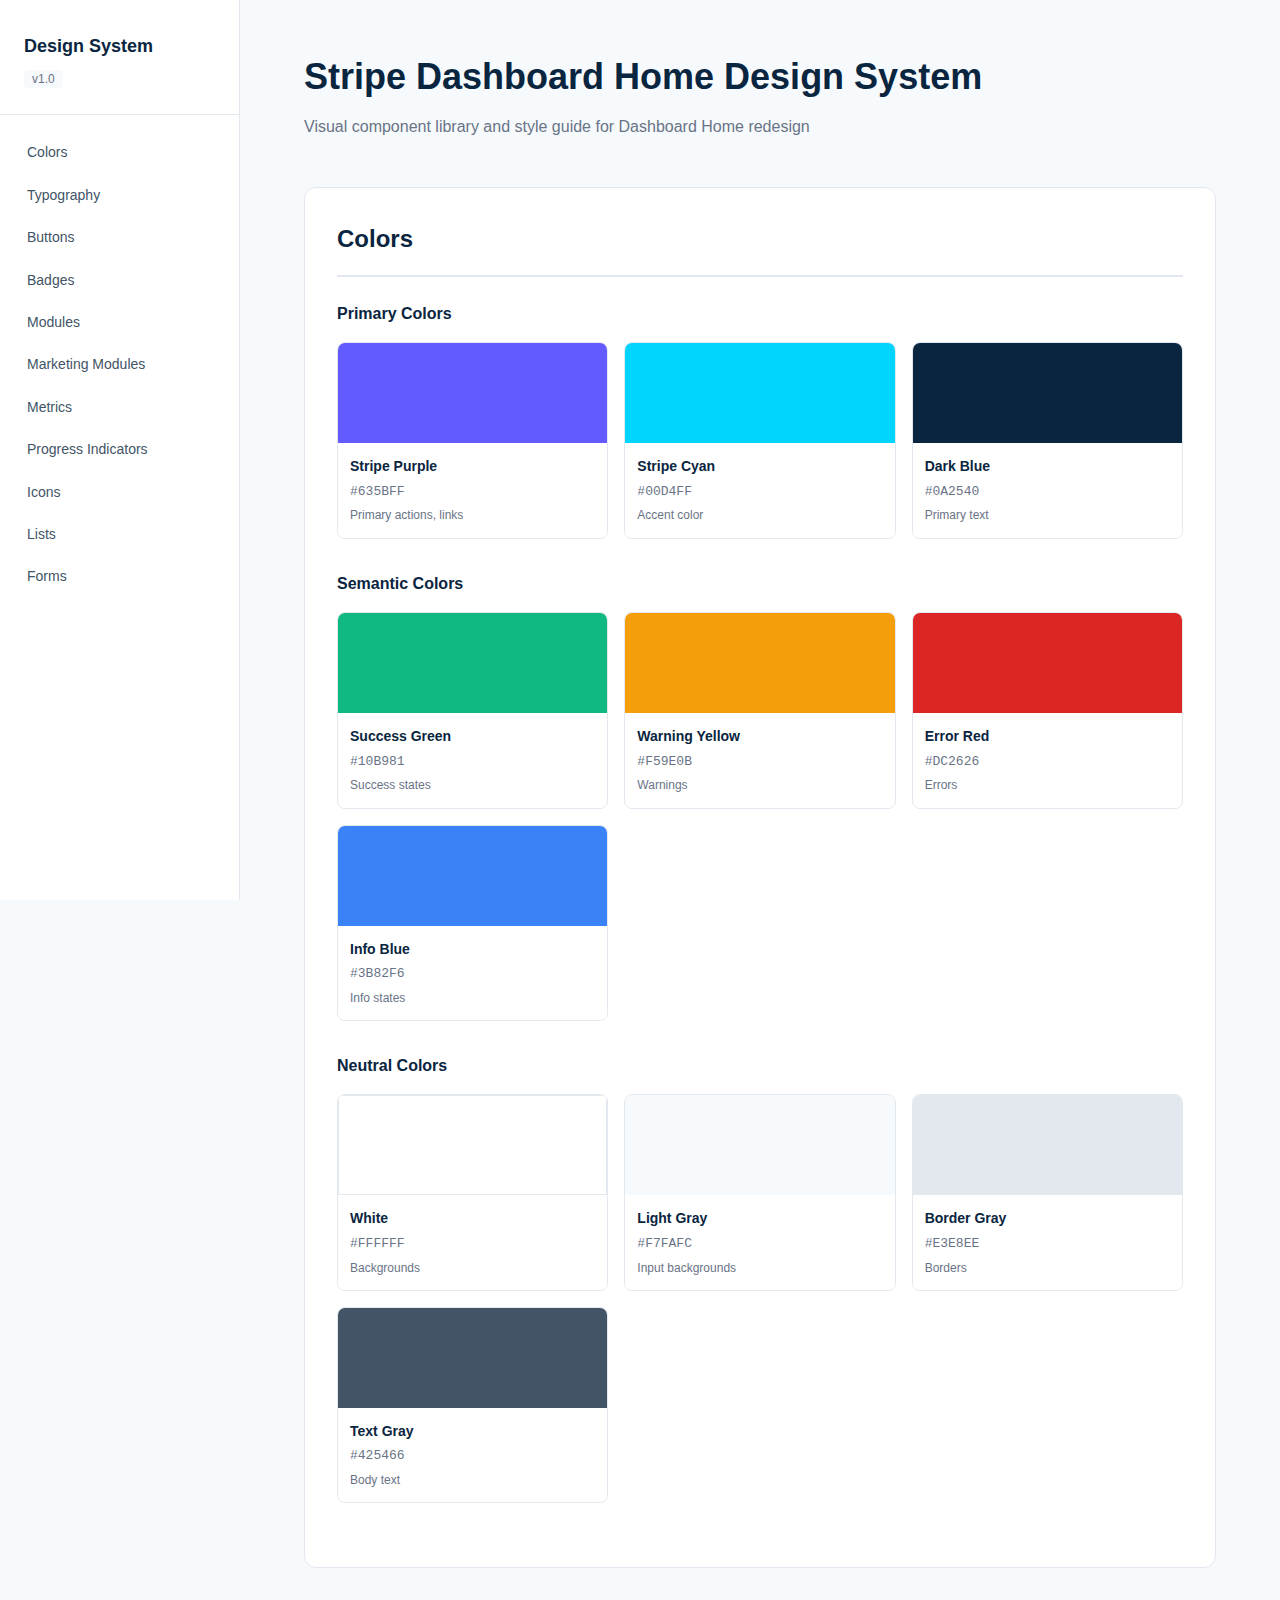
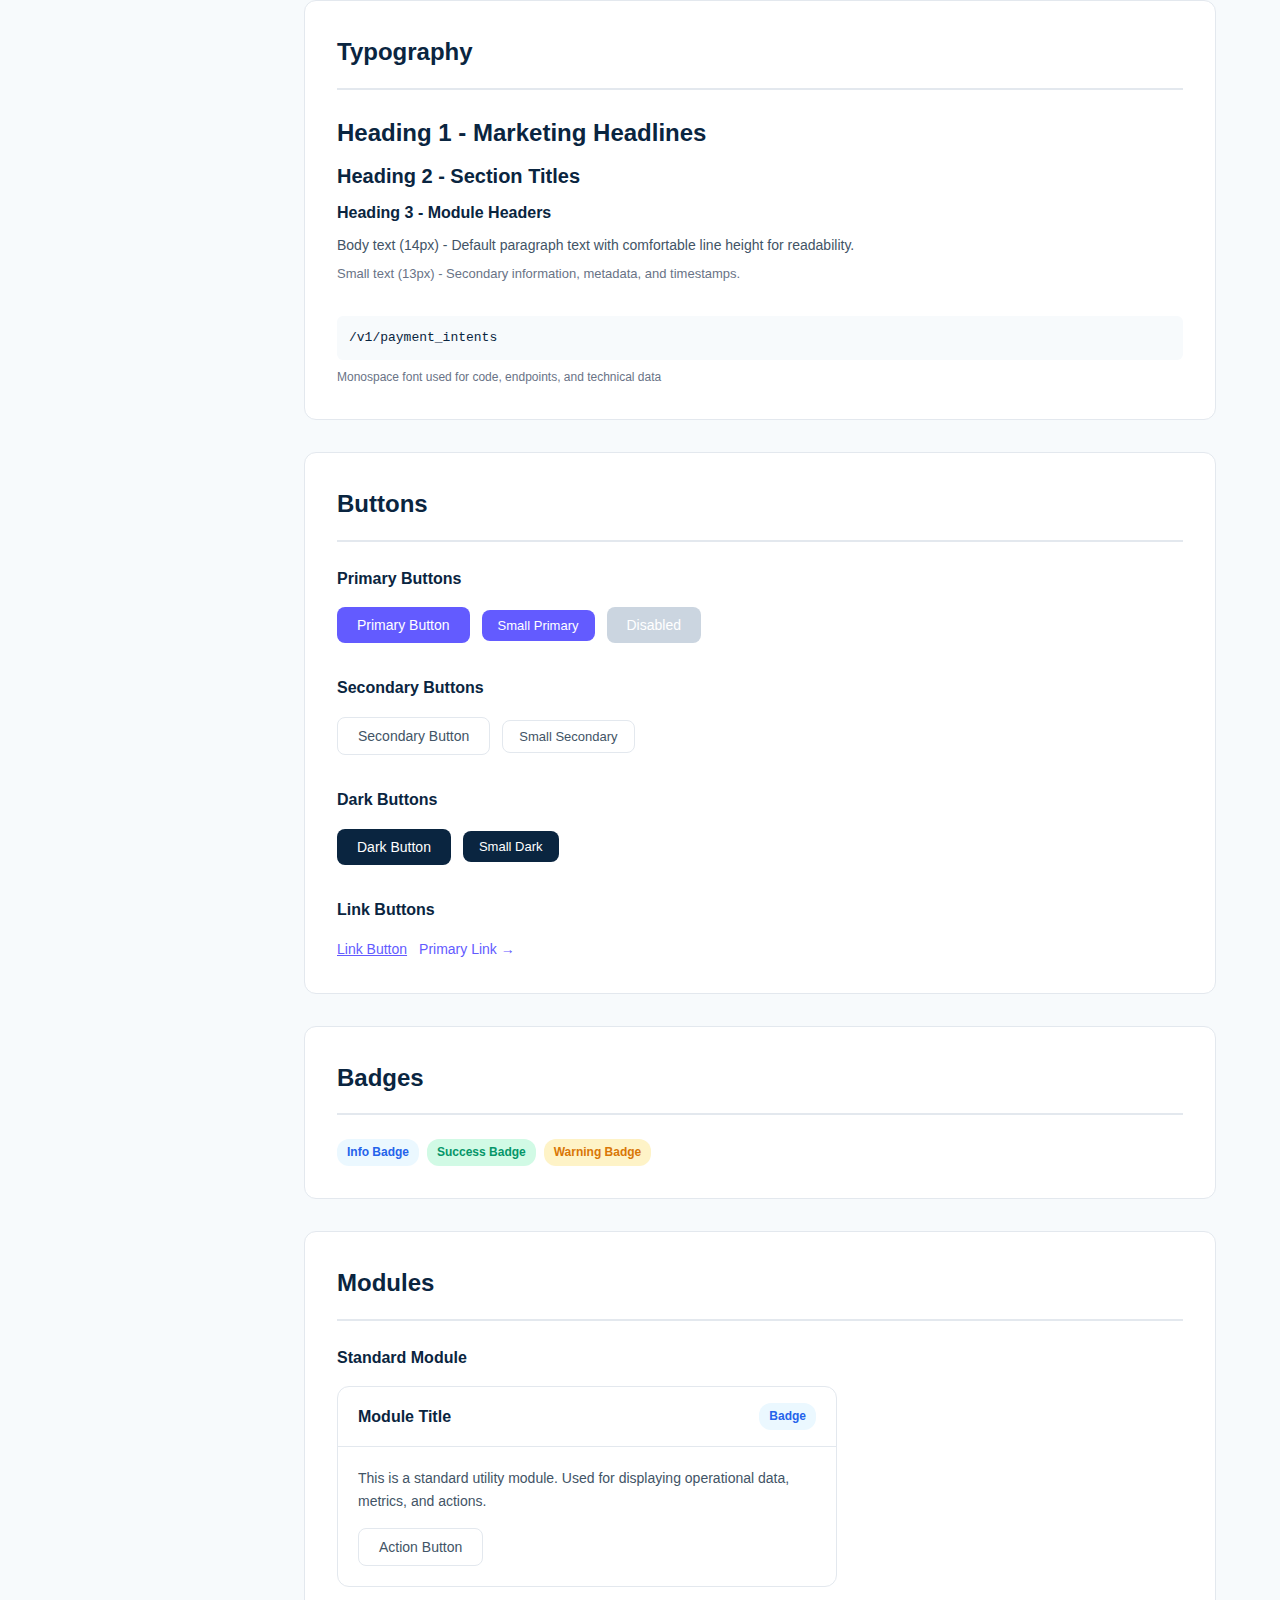
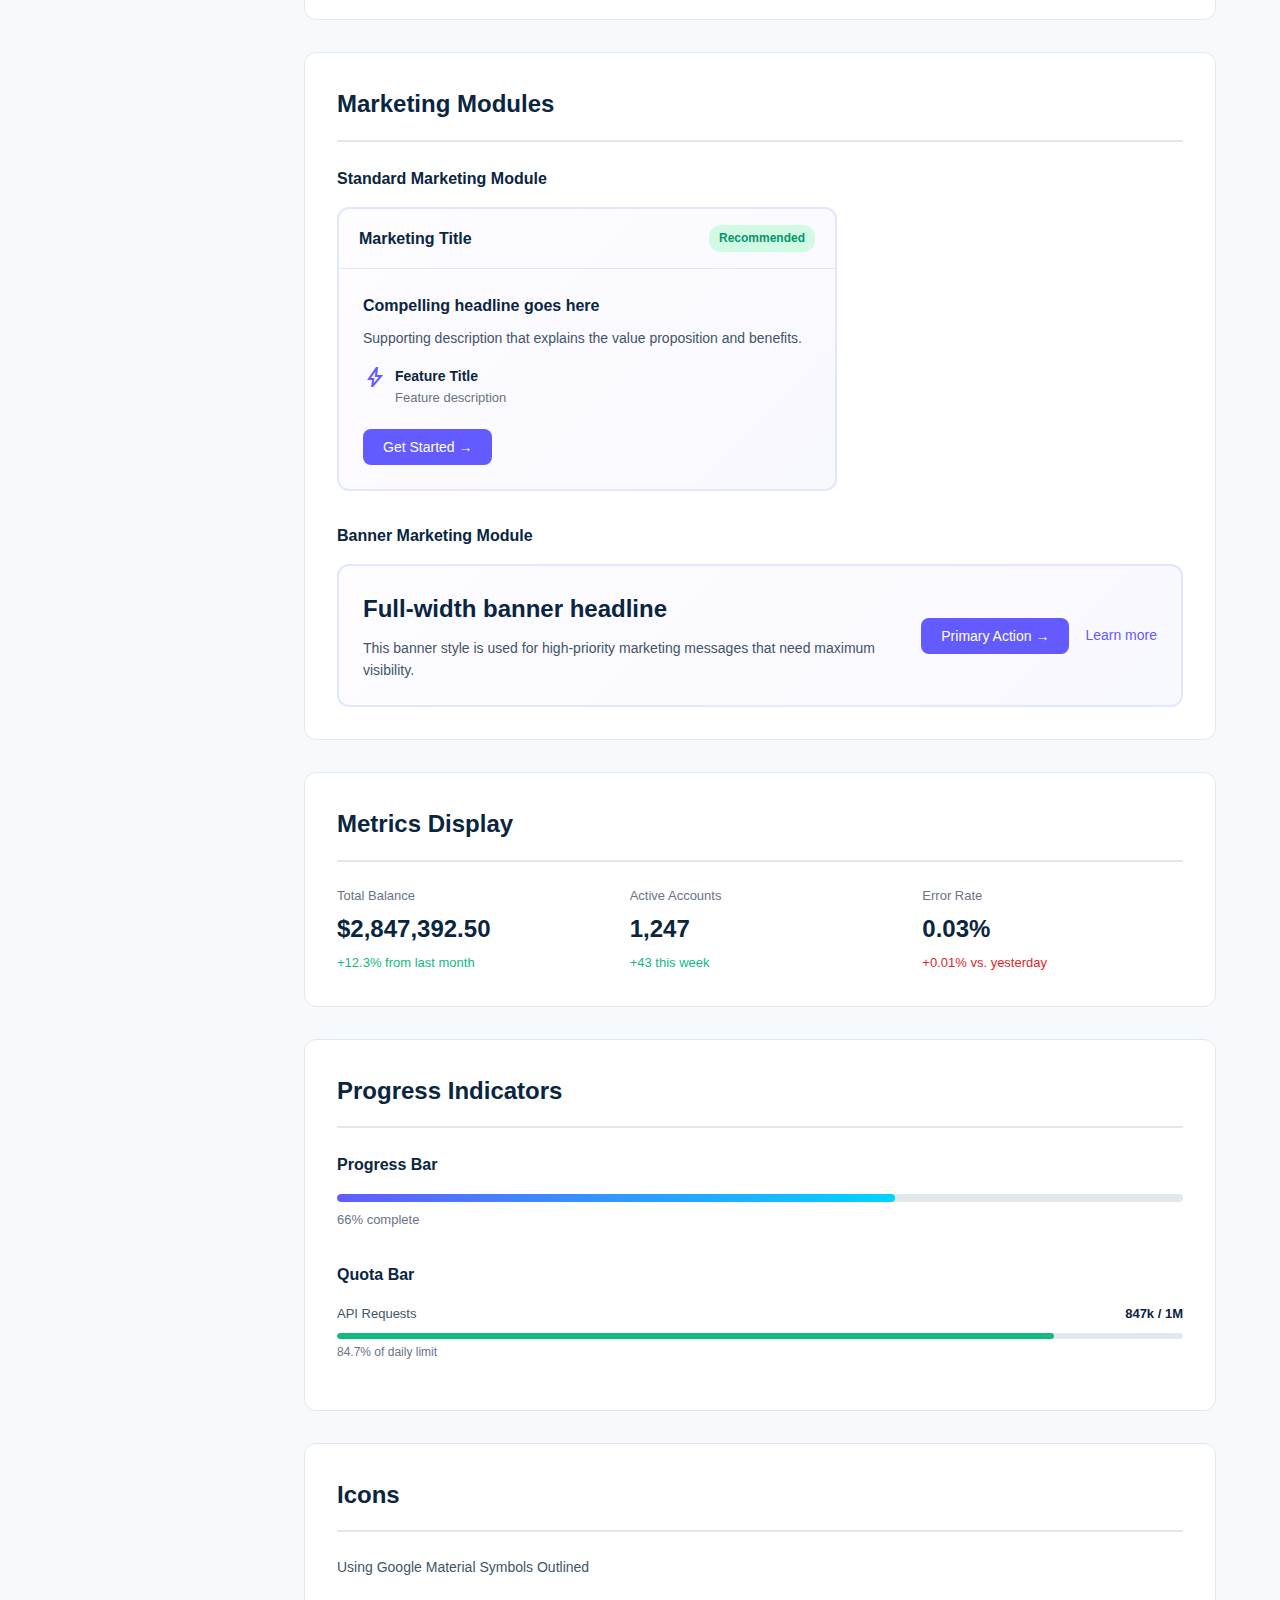
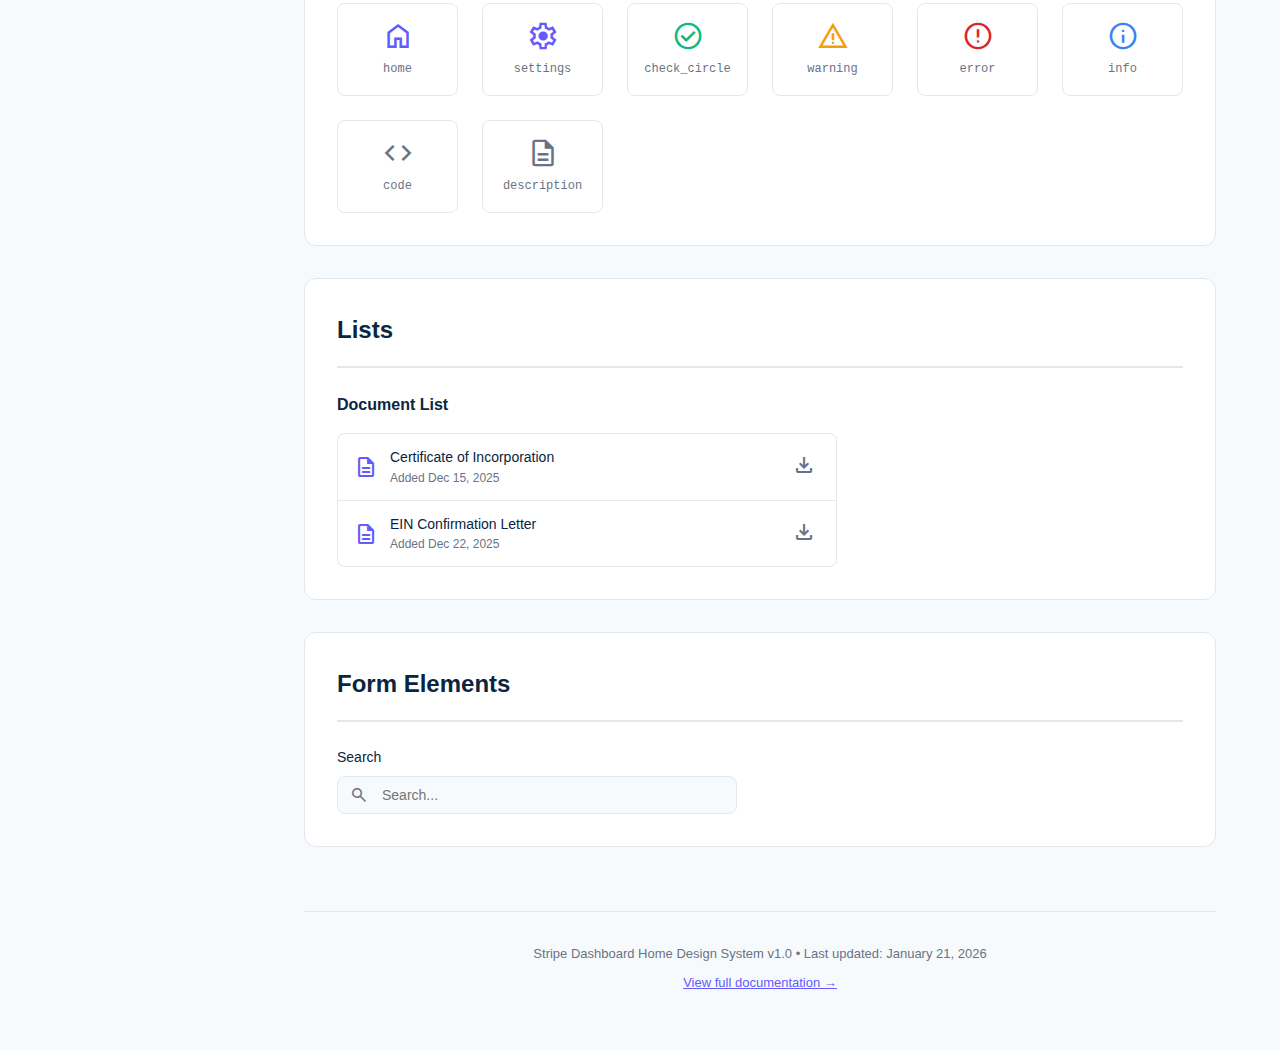
<file: design-system/index.html>
<!DOCTYPE html>
<html lang="en">
<head>
    <meta charset="UTF-8">
    <meta name="viewport" content="width=device-width, initial-scale=1.0">
    <title>Stripe Dashboard Home - Design System</title>
    <link rel="stylesheet" href="https://fonts.googleapis.com/css2?family=Material+Symbols+Outlined:opsz,wght,FILL,GRAD@20..48,100..700,0..1,-50..200" />
    <link rel="stylesheet" href="styles.css">
</head>
<body>
    <div class="ds-container">
        <!-- Sidebar Navigation -->
        <aside class="ds-sidebar">
            <div class="ds-logo">
                <h1>Design System</h1>
                <span class="ds-version">v1.0</span>
            </div>
            <nav class="ds-nav">
                <a href="#colors" class="ds-nav-item">Colors</a>
                <a href="#typography" class="ds-nav-item">Typography</a>
                <a href="#buttons" class="ds-nav-item">Buttons</a>
                <a href="#badges" class="ds-nav-item">Badges</a>
                <a href="#modules" class="ds-nav-item">Modules</a>
                <a href="#marketing" class="ds-nav-item">Marketing Modules</a>
                <a href="#metrics" class="ds-nav-item">Metrics</a>
                <a href="#progress" class="ds-nav-item">Progress Indicators</a>
                <a href="#icons" class="ds-nav-item">Icons</a>
                <a href="#lists" class="ds-nav-item">Lists</a>
                <a href="#forms" class="ds-nav-item">Forms</a>
            </nav>
        </aside>

        <!-- Main Content -->
        <main class="ds-main">
            <header class="ds-header">
                <h1 class="ds-page-title">Stripe Dashboard Home Design System</h1>
                <p class="ds-page-subtitle">Visual component library and style guide for Dashboard Home redesign</p>
            </header>

            <!-- Colors Section -->
            <section id="colors" class="ds-section">
                <h2 class="ds-section-title">Colors</h2>

                <h3 class="ds-subsection-title">Primary Colors</h3>
                <div class="color-grid">
                    <div class="color-card">
                        <div class="color-swatch" style="background: #635BFF;"></div>
                        <div class="color-info">
                            <div class="color-name">Stripe Purple</div>
                            <div class="color-hex">#635BFF</div>
                            <div class="color-usage">Primary actions, links</div>
                        </div>
                    </div>
                    <div class="color-card">
                        <div class="color-swatch" style="background: #00D4FF;"></div>
                        <div class="color-info">
                            <div class="color-name">Stripe Cyan</div>
                            <div class="color-hex">#00D4FF</div>
                            <div class="color-usage">Accent color</div>
                        </div>
                    </div>
                    <div class="color-card">
                        <div class="color-swatch" style="background: #0A2540;"></div>
                        <div class="color-info">
                            <div class="color-name">Dark Blue</div>
                            <div class="color-hex">#0A2540</div>
                            <div class="color-usage">Primary text</div>
                        </div>
                    </div>
                </div>

                <h3 class="ds-subsection-title">Semantic Colors</h3>
                <div class="color-grid">
                    <div class="color-card">
                        <div class="color-swatch" style="background: #10B981;"></div>
                        <div class="color-info">
                            <div class="color-name">Success Green</div>
                            <div class="color-hex">#10B981</div>
                            <div class="color-usage">Success states</div>
                        </div>
                    </div>
                    <div class="color-card">
                        <div class="color-swatch" style="background: #F59E0B;"></div>
                        <div class="color-info">
                            <div class="color-name">Warning Yellow</div>
                            <div class="color-hex">#F59E0B</div>
                            <div class="color-usage">Warnings</div>
                        </div>
                    </div>
                    <div class="color-card">
                        <div class="color-swatch" style="background: #DC2626;"></div>
                        <div class="color-info">
                            <div class="color-name">Error Red</div>
                            <div class="color-hex">#DC2626</div>
                            <div class="color-usage">Errors</div>
                        </div>
                    </div>
                    <div class="color-card">
                        <div class="color-swatch" style="background: #3B82F6;"></div>
                        <div class="color-info">
                            <div class="color-name">Info Blue</div>
                            <div class="color-hex">#3B82F6</div>
                            <div class="color-usage">Info states</div>
                        </div>
                    </div>
                </div>

                <h3 class="ds-subsection-title">Neutral Colors</h3>
                <div class="color-grid">
                    <div class="color-card">
                        <div class="color-swatch" style="background: #FFFFFF; border: 1px solid #E3E8EE;"></div>
                        <div class="color-info">
                            <div class="color-name">White</div>
                            <div class="color-hex">#FFFFFF</div>
                            <div class="color-usage">Backgrounds</div>
                        </div>
                    </div>
                    <div class="color-card">
                        <div class="color-swatch" style="background: #F7FAFC;"></div>
                        <div class="color-info">
                            <div class="color-name">Light Gray</div>
                            <div class="color-hex">#F7FAFC</div>
                            <div class="color-usage">Input backgrounds</div>
                        </div>
                    </div>
                    <div class="color-card">
                        <div class="color-swatch" style="background: #E3E8EE;"></div>
                        <div class="color-info">
                            <div class="color-name">Border Gray</div>
                            <div class="color-hex">#E3E8EE</div>
                            <div class="color-usage">Borders</div>
                        </div>
                    </div>
                    <div class="color-card">
                        <div class="color-swatch" style="background: #425466;"></div>
                        <div class="color-info">
                            <div class="color-name">Text Gray</div>
                            <div class="color-hex">#425466</div>
                            <div class="color-usage">Body text</div>
                        </div>
                    </div>
                </div>
            </section>

            <!-- Typography Section -->
            <section id="typography" class="ds-section">
                <h2 class="ds-section-title">Typography</h2>

                <div class="ds-component-example">
                    <h1 style="font-size: 24px; font-weight: 700; color: #0A2540; margin-bottom: 8px;">Heading 1 - Marketing Headlines</h1>
                    <h2 style="font-size: 20px; font-weight: 600; color: #0A2540; margin-bottom: 8px;">Heading 2 - Section Titles</h2>
                    <h3 style="font-size: 16px; font-weight: 600; color: #0A2540; margin-bottom: 8px;">Heading 3 - Module Headers</h3>
                    <p style="font-size: 14px; color: #425466; line-height: 1.6; margin-bottom: 8px;">Body text (14px) - Default paragraph text with comfortable line height for readability.</p>
                    <p style="font-size: 13px; color: #697386; line-height: 1.5;">Small text (13px) - Secondary information, metadata, and timestamps.</p>
                </div>

                <div class="ds-component-example">
                    <div style="font-family: 'Courier New', monospace; font-size: 13px; color: #0A2540; background: #F7FAFC; padding: 12px; border-radius: 6px;">
                        /v1/payment_intents
                    </div>
                    <p style="font-size: 12px; color: #697386; margin-top: 8px;">Monospace font used for code, endpoints, and technical data</p>
                </div>
            </section>

            <!-- Buttons Section -->
            <section id="buttons" class="ds-section">
                <h2 class="ds-section-title">Buttons</h2>

                <div class="ds-component-example">
                    <h3 class="ds-subsection-title">Primary Buttons</h3>
                    <div class="button-row">
                        <button class="btn btn-primary">Primary Button</button>
                        <button class="btn btn-primary btn-sm">Small Primary</button>
                        <button class="btn btn-primary" disabled>Disabled</button>
                    </div>
                </div>

                <div class="ds-component-example">
                    <h3 class="ds-subsection-title">Secondary Buttons</h3>
                    <div class="button-row">
                        <button class="btn btn-secondary">Secondary Button</button>
                        <button class="btn btn-secondary btn-sm">Small Secondary</button>
                    </div>
                </div>

                <div class="ds-component-example">
                    <h3 class="ds-subsection-title">Dark Buttons</h3>
                    <div class="button-row">
                        <button class="btn btn-dark">Dark Button</button>
                        <button class="btn btn-dark btn-sm">Small Dark</button>
                    </div>
                </div>

                <div class="ds-component-example">
                    <h3 class="ds-subsection-title">Link Buttons</h3>
                    <div class="button-row">
                        <button class="btn-link">Link Button</button>
                        <a href="#" class="link-primary">Primary Link →</a>
                    </div>
                </div>
            </section>

            <!-- Badges Section -->
            <section id="badges" class="ds-section">
                <h2 class="ds-section-title">Badges</h2>

                <div class="ds-component-example">
                    <div class="badge-row">
                        <span class="badge badge-info">Info Badge</span>
                        <span class="badge badge-success">Success Badge</span>
                        <span class="badge badge-warning">Warning Badge</span>
                    </div>
                </div>
            </section>

            <!-- Modules Section -->
            <section id="modules" class="ds-section">
                <h2 class="ds-section-title">Modules</h2>

                <div class="ds-component-example">
                    <h3 class="ds-subsection-title">Standard Module</h3>
                    <div class="module" style="max-width: 500px;">
                        <div class="module-header">
                            <h3>Module Title</h3>
                            <span class="badge badge-info">Badge</span>
                        </div>
                        <div class="module-content">
                            <p style="font-size: 14px; color: #425466;">This is a standard utility module. Used for displaying operational data, metrics, and actions.</p>
                            <button class="btn btn-secondary" style="margin-top: 16px;">Action Button</button>
                        </div>
                    </div>
                </div>
            </section>

            <!-- Marketing Modules Section -->
            <section id="marketing" class="ds-section">
                <h2 class="ds-section-title">Marketing Modules</h2>

                <div class="ds-component-example">
                    <h3 class="ds-subsection-title">Standard Marketing Module</h3>
                    <div class="module marketing-module" style="max-width: 500px;">
                        <div class="module-header">
                            <h3>Marketing Title</h3>
                            <span class="badge badge-success">Recommended</span>
                        </div>
                        <div class="module-content" style="padding: 24px;">
                            <p class="marketing-headline">Compelling headline goes here</p>
                            <p class="marketing-description">Supporting description that explains the value proposition and benefits.</p>
                            <div style="display: flex; gap: 12px; margin-top: 16px;">
                                <div style="display: flex; align-items: flex-start; gap: 8px;">
                                    <span class="material-symbols-outlined" style="font-size: 24px; color: #635BFF;">bolt</span>
                                    <div>
                                        <div style="font-weight: 600; color: #0A2540; font-size: 14px;">Feature Title</div>
                                        <div style="font-size: 13px; color: #6B7280;">Feature description</div>
                                    </div>
                                </div>
                            </div>
                            <button class="btn btn-primary" style="margin-top: 20px;">Get Started →</button>
                        </div>
                    </div>
                </div>

                <div class="ds-component-example">
                    <h3 class="ds-subsection-title">Banner Marketing Module</h3>
                    <div class="module marketing-module banner" style="max-width: 900px;">
                        <div class="module-content">
                            <div class="marketing-left">
                                <h3 style="font-size: 24px; font-weight: 700; color: #0A2540; margin-bottom: 8px;">Full-width banner headline</h3>
                                <p class="marketing-description">This banner style is used for high-priority marketing messages that need maximum visibility.</p>
                            </div>
                            <div class="marketing-right">
                                <button class="btn btn-primary">Primary Action →</button>
                                <a href="#" class="link-primary">Learn more</a>
                            </div>
                        </div>
                    </div>
                </div>
            </section>

            <!-- Metrics Section -->
            <section id="metrics" class="ds-section">
                <h2 class="ds-section-title">Metrics Display</h2>

                <div class="ds-component-example">
                    <div style="display: flex; gap: 32px;">
                        <div class="metric">
                            <div class="metric-label">Total Balance</div>
                            <div class="metric-value">$2,847,392.50</div>
                            <div class="metric-change positive">+12.3% from last month</div>
                        </div>
                        <div class="metric">
                            <div class="metric-label">Active Accounts</div>
                            <div class="metric-value">1,247</div>
                            <div class="metric-change positive">+43 this week</div>
                        </div>
                        <div class="metric">
                            <div class="metric-label">Error Rate</div>
                            <div class="metric-value">0.03%</div>
                            <div class="metric-change negative">+0.01% vs. yesterday</div>
                        </div>
                    </div>
                </div>
            </section>

            <!-- Progress Indicators Section -->
            <section id="progress" class="ds-section">
                <h2 class="ds-section-title">Progress Indicators</h2>

                <div class="ds-component-example">
                    <h3 class="ds-subsection-title">Progress Bar</h3>
                    <div class="progress-bar">
                        <div class="progress-fill" style="width: 66%"></div>
                    </div>
                    <p style="font-size: 13px; color: #697386; margin-top: 8px;">66% complete</p>
                </div>

                <div class="ds-component-example">
                    <h3 class="ds-subsection-title">Quota Bar</h3>
                    <div class="quota-item">
                        <div class="quota-header">
                            <span class="quota-label">API Requests</span>
                            <span class="quota-value">847k / 1M</span>
                        </div>
                        <div class="quota-bar">
                            <div class="quota-fill" style="width: 84.7%; background: #10B981;"></div>
                        </div>
                        <div class="quota-footer">84.7% of daily limit</div>
                    </div>
                </div>
            </section>

            <!-- Icons Section -->
            <section id="icons" class="ds-section">
                <h2 class="ds-section-title">Icons</h2>
                <p style="font-size: 14px; color: #425466; margin-bottom: 24px;">Using Google Material Symbols Outlined</p>

                <div class="ds-component-example">
                    <div class="icon-grid">
                        <div class="icon-item">
                            <span class="material-symbols-outlined" style="font-size: 32px; color: #635BFF;">home</span>
                            <span>home</span>
                        </div>
                        <div class="icon-item">
                            <span class="material-symbols-outlined" style="font-size: 32px; color: #635BFF;">settings</span>
                            <span>settings</span>
                        </div>
                        <div class="icon-item">
                            <span class="material-symbols-outlined" style="font-size: 32px; color: #10B981;">check_circle</span>
                            <span>check_circle</span>
                        </div>
                        <div class="icon-item">
                            <span class="material-symbols-outlined" style="font-size: 32px; color: #F59E0B;">warning</span>
                            <span>warning</span>
                        </div>
                        <div class="icon-item">
                            <span class="material-symbols-outlined" style="font-size: 32px; color: #DC2626;">error</span>
                            <span>error</span>
                        </div>
                        <div class="icon-item">
                            <span class="material-symbols-outlined" style="font-size: 32px; color: #3B82F6;">info</span>
                            <span>info</span>
                        </div>
                        <div class="icon-item">
                            <span class="material-symbols-outlined" style="font-size: 32px; color: #697386;">code</span>
                            <span>code</span>
                        </div>
                        <div class="icon-item">
                            <span class="material-symbols-outlined" style="font-size: 32px; color: #697386;">description</span>
                            <span>description</span>
                        </div>
                    </div>
                </div>
            </section>

            <!-- Lists Section -->
            <section id="lists" class="ds-section">
                <h2 class="ds-section-title">Lists</h2>

                <div class="ds-component-example">
                    <h3 class="ds-subsection-title">Document List</h3>
                    <div style="max-width: 500px;">
                        <div class="document-list">
                            <div class="document-item">
                                <span class="material-symbols-outlined doc-icon">description</span>
                                <div class="doc-info">
                                    <div class="doc-name">Certificate of Incorporation</div>
                                    <div class="doc-meta">Added Dec 15, 2025</div>
                                </div>
                                <button class="btn-icon"><span class="material-symbols-outlined">download</span></button>
                            </div>
                            <div class="document-item">
                                <span class="material-symbols-outlined doc-icon">description</span>
                                <div class="doc-info">
                                    <div class="doc-name">EIN Confirmation Letter</div>
                                    <div class="doc-meta">Added Dec 22, 2025</div>
                                </div>
                                <button class="btn-icon"><span class="material-symbols-outlined">download</span></button>
                            </div>
                        </div>
                    </div>
                </div>
            </section>

            <!-- Forms Section -->
            <section id="forms" class="ds-section">
                <h2 class="ds-section-title">Form Elements</h2>

                <div class="ds-component-example">
                    <div style="max-width: 400px;">
                        <label style="display: block; font-size: 14px; font-weight: 500; color: #0A2540; margin-bottom: 8px;">Search</label>
                        <div style="position: relative;">
                            <span class="material-symbols-outlined" style="position: absolute; left: 12px; top: 50%; transform: translateY(-50%); color: #697386; font-size: 20px;">search</span>
                            <input type="text" placeholder="Search..." style="width: 100%; padding: 10px 16px 10px 44px; border: 1px solid #E3E8EE; border-radius: 8px; font-size: 14px; background: #F7FAFC;">
                        </div>
                    </div>
                </div>
            </section>

            <!-- Footer -->
            <footer class="ds-footer">
                <p>Stripe Dashboard Home Design System v1.0 • Last updated: January 21, 2026</p>
                <p><a href="README.md" style="color: #635BFF;">View full documentation →</a></p>
            </footer>
        </main>
    </div>
</body>
</html>
</file>
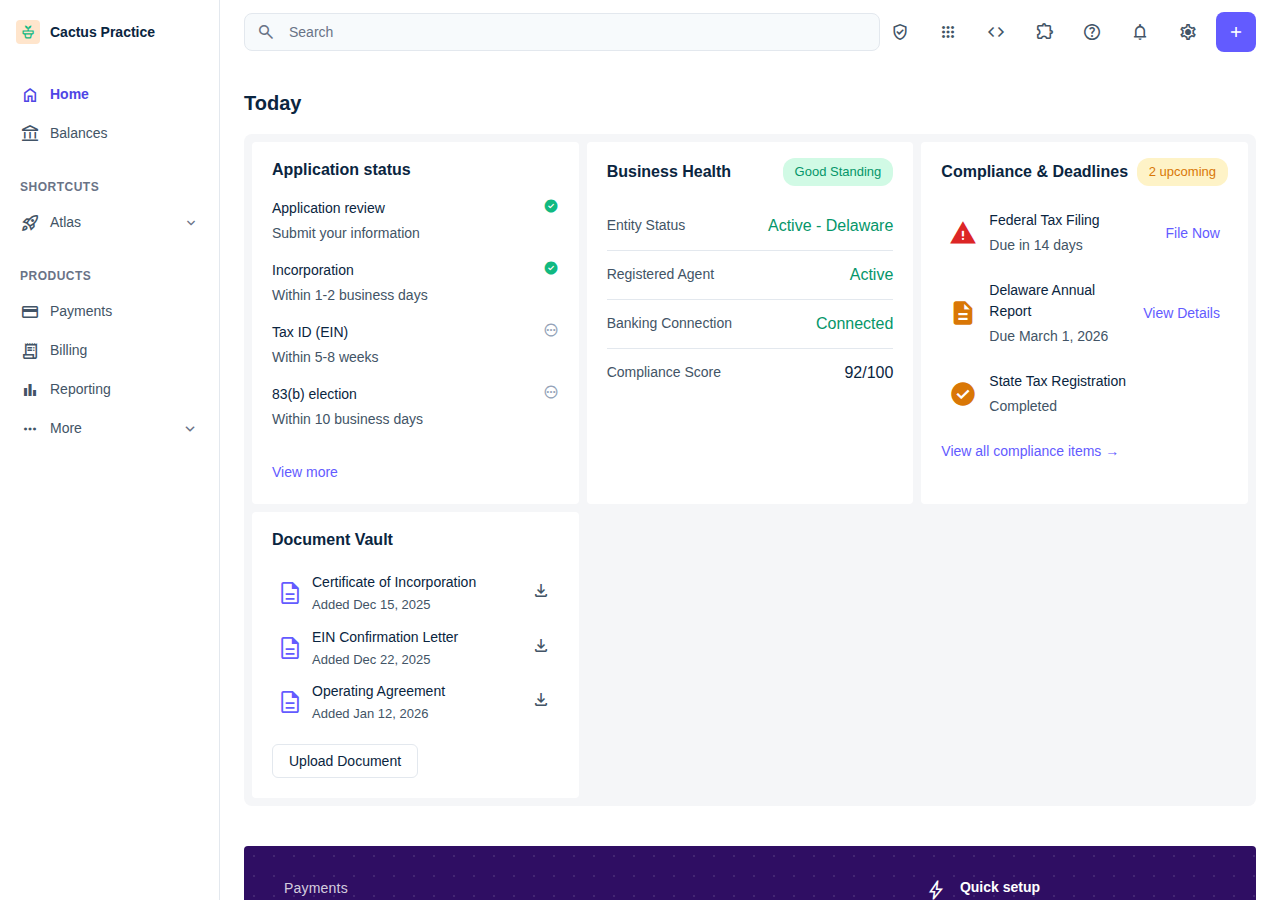
<file: prototype/index.html>
<!DOCTYPE html>
<html lang="en">
<head>
    <meta charset="UTF-8">
    <meta name="viewport" content="width=device-width, initial-scale=1.0">
    <title>Stripe Dashboard - Home</title>
    <link rel="stylesheet" href="https://fonts.googleapis.com/css2?family=Material+Symbols+Outlined:opsz,wght,FILL,GRAD@20..48,100..700,0..1,-50..200" />
    <link rel="stylesheet" href="styles.css">
</head>
<body>
    <!-- Dashboard Shell -->
    <div class="dashboard">
        <!-- Sidebar Navigation -->
        <aside class="sidebar">
            <div class="sidebar-header">
                <div class="account-header">
                    <div class="account-avatar">
                        <span class="material-symbols-outlined avatar-icon">potted_plant</span>
                    </div>
                    <span class="account-name">Cactus Practice</span>
                </div>
            </div>
            <!-- Atlas Navigation -->
            <nav class="nav" id="atlas-nav">
                <a href="#" class="nav-item active">
                    <span class="material-symbols-outlined nav-icon">home</span>
                    <span>Home</span>
                </a>
                <a href="#" class="nav-item">
                    <span class="material-symbols-outlined nav-icon">account_balance</span>
                    <span>Balances</span>
                </a>

                <div class="nav-section-header">Shortcuts</div>
                <div class="nav-item-dropdown">
                    <a href="#" class="nav-item" id="atlas-shortcut">
                        <span class="material-symbols-outlined nav-icon">rocket_launch</span>
                        <span>Atlas</span>
                        <span class="material-symbols-outlined nav-chevron-small">expand_more</span>
                    </a>
                    <div class="nav-dropdown-menu">
                        <a href="#" class="nav-dropdown-item" data-product="atlas">Atlas</a>
                        <a href="#" class="nav-dropdown-item" data-product="financial-accounts">Financial accounts</a>
                        <a href="#" class="nav-dropdown-item" data-product="stripe-apps">Apps</a>
                    </div>
                </div>

                <div class="nav-section-header">Products</div>
                <a href="#" class="nav-item">
                    <span class="material-symbols-outlined nav-icon">credit_card</span>
                    <span>Payments</span>
                </a>
                <a href="#" class="nav-item">
                    <span class="material-symbols-outlined nav-icon">receipt_long</span>
                    <span>Billing</span>
                </a>
                <a href="#" class="nav-item">
                    <span class="material-symbols-outlined nav-icon">bar_chart</span>
                    <span>Reporting</span>
                </a>
                <a href="#" class="nav-item">
                    <span class="material-symbols-outlined nav-icon">more_horiz</span>
                    <span>More</span>
                    <span class="material-symbols-outlined nav-chevron">expand_more</span>
                </a>
            </nav>

            <!-- Financial Accounts Navigation -->
            <nav class="nav" id="financial-accounts-nav" style="display: none;">
                <a href="#" class="nav-item active">
                    <span class="material-symbols-outlined nav-icon">home</span>
                    <span>Home</span>
                </a>
                <a href="#" class="nav-item">
                    <span class="material-symbols-outlined nav-icon">account_balance</span>
                    <span>Balances</span>
                </a>

                <div class="nav-section-header">Shortcuts</div>
                <div class="nav-item-dropdown">
                    <a href="#" class="nav-item" id="financial-accounts-shortcut">
                        <span class="material-symbols-outlined nav-icon">rocket_launch</span>
                        <span>Financial accounts</span>
                        <span class="material-symbols-outlined nav-chevron-small">expand_more</span>
                    </a>
                    <div class="nav-dropdown-menu">
                        <a href="#" class="nav-dropdown-item" data-product="atlas">Atlas</a>
                        <a href="#" class="nav-dropdown-item" data-product="financial-accounts">Financial accounts</a>
                        <a href="#" class="nav-dropdown-item" data-product="stripe-apps">Apps</a>
                    </div>
                </div>

                <div class="nav-section-header">Products</div>
                <a href="#" class="nav-item">
                    <span class="material-symbols-outlined nav-icon">credit_card</span>
                    <span>Payments</span>
                </a>
                <a href="#" class="nav-item">
                    <span class="material-symbols-outlined nav-icon">receipt_long</span>
                    <span>Billing</span>
                </a>
                <a href="#" class="nav-item">
                    <span class="material-symbols-outlined nav-icon">bar_chart</span>
                    <span>Reporting</span>
                </a>
                <a href="#" class="nav-item">
                    <span class="material-symbols-outlined nav-icon">more_horiz</span>
                    <span>More</span>
                    <span class="material-symbols-outlined nav-chevron">expand_more</span>
                </a>
            </nav>

            <!-- Stripe Apps Navigation -->
            <nav class="nav" id="stripe-apps-nav" style="display: none;">
                <a href="#" class="nav-item active">
                    <span class="material-symbols-outlined nav-icon">home</span>
                    <span>Home</span>
                </a>
                <a href="#" class="nav-item">
                    <span class="material-symbols-outlined nav-icon">account_balance</span>
                    <span>Balances</span>
                </a>

                <div class="nav-section-header">Shortcuts</div>
                <div class="nav-item-dropdown">
                    <a href="#" class="nav-item" id="stripe-apps-shortcut">
                        <span class="material-symbols-outlined nav-icon">rocket_launch</span>
                        <span>Apps</span>
                        <span class="material-symbols-outlined nav-chevron-small">expand_more</span>
                    </a>
                    <div class="nav-dropdown-menu">
                        <a href="#" class="nav-dropdown-item" data-product="atlas">Atlas</a>
                        <a href="#" class="nav-dropdown-item" data-product="financial-accounts">Financial accounts</a>
                        <a href="#" class="nav-dropdown-item" data-product="stripe-apps">Apps</a>
                    </div>
                </div>

                <div class="nav-section-header">Products</div>
                <a href="#" class="nav-item">
                    <span class="material-symbols-outlined nav-icon">credit_card</span>
                    <span>Payments</span>
                </a>
                <a href="#" class="nav-item">
                    <span class="material-symbols-outlined nav-icon">receipt_long</span>
                    <span>Billing</span>
                </a>
                <a href="#" class="nav-item">
                    <span class="material-symbols-outlined nav-icon">bar_chart</span>
                    <span>Reporting</span>
                </a>
                <a href="#" class="nav-item">
                    <span class="material-symbols-outlined nav-icon">more_horiz</span>
                    <span>More</span>
                    <span class="material-symbols-outlined nav-chevron">expand_more</span>
                </a>

                <div class="nav-spacer"></div>

                <a href="#" class="nav-item">
                    <span class="material-symbols-outlined nav-icon">code</span>
                    <span>Developers</span>
                </a>
            </nav>
        </aside>

        <!-- Main Content -->
        <main class="main-content">
            <!-- Header -->
            <header class="header">
                <div class="header-left">
                    <div class="search-container">
                        <span class="material-symbols-outlined search-icon">search</span>
                        <input type="text" class="search-input" placeholder="Search">
                    </div>
                </div>
                <div class="header-right">
                    <button class="header-icon-btn" title="Test mode">
                        <span class="material-symbols-outlined">verified_user</span>
                    </button>
                    <button class="header-icon-btn" title="Apps">
                        <span class="material-symbols-outlined">apps</span>
                    </button>
                    <button class="header-icon-btn" title="Developers">
                        <span class="material-symbols-outlined">code</span>
                    </button>
                    <button class="header-icon-btn" title="Extensions">
                        <span class="material-symbols-outlined">extension</span>
                    </button>
                    <button class="header-icon-btn" title="Help">
                        <span class="material-symbols-outlined">help</span>
                    </button>
                    <button class="header-icon-btn" title="Notifications">
                        <span class="material-symbols-outlined">notifications</span>
                    </button>
                    <button class="header-icon-btn" title="Settings">
                        <span class="material-symbols-outlined">settings</span>
                    </button>
                    <button class="header-icon-btn header-new-btn" title="Create">
                        <span class="material-symbols-outlined">add</span>
                    </button>
                </div>
            </header>

            <!-- Content Area -->
            <div class="content">
                <!-- Atlas View -->
                <div id="atlas-view" class="customer-view active">
                    <h2 class="section-title">Today</h2>

                    <div class="modules-grid">
                        <!-- Product Modules -->
                        <div class="module-group">
                            <!-- Application Status -->
                            <div class="module small">
                            <div class="module-header">
                                <h3>Application status</h3>
                            </div>
                            <div class="module-content">
                                <div class="progress-steps">
                                    <div class="step completed">
                                        <div class="step-info">
                                            <div class="step-title">Application review</div>
                                            <div class="step-date">Submit your information</div>
                                        </div>
                                        <div class="step-icon-right">
                                            <span class="material-symbols-outlined">check_circle</span>
                                        </div>
                                    </div>
                                    <div class="step completed">
                                        <div class="step-info">
                                            <div class="step-title">Incorporation</div>
                                            <div class="step-date">Within 1-2 business days</div>
                                        </div>
                                        <div class="step-icon-right">
                                            <span class="material-symbols-outlined">check_circle</span>
                                        </div>
                                    </div>
                                    <div class="step active">
                                        <div class="step-info">
                                            <div class="step-title">Tax ID (EIN)</div>
                                            <div class="step-date">Within 5-8 weeks</div>
                                        </div>
                                        <div class="step-icon-right">
                                            <span class="material-symbols-outlined">pending</span>
                                        </div>
                                    </div>
                                    <div class="step pending">
                                        <div class="step-info">
                                            <div class="step-title">83(b) election</div>
                                            <div class="step-date">Within 10 business days</div>
                                        </div>
                                        <div class="step-icon-right">
                                            <span class="material-symbols-outlined">pending</span>
                                        </div>
                                    </div>
                                </div>
                                <a href="#" class="view-all-link">View more</a>
                            </div>
                        </div>

                        <!-- Business Health -->
                        <div class="module small">
                            <div class="module-header">
                                <h3>Business Health</h3>
                                <span class="badge badge-success">Good Standing</span>
                            </div>
                            <div class="module-content">
                                <div class="health-item">
                                    <div class="health-label">Entity Status</div>
                                    <div class="health-value success">Active - Delaware</div>
                                </div>
                                <div class="health-item">
                                    <div class="health-label">Registered Agent</div>
                                    <div class="health-value success">Active</div>
                                </div>
                                <div class="health-item">
                                    <div class="health-label">Banking Connection</div>
                                    <div class="health-value success">Connected</div>
                                </div>
                                <div class="health-item">
                                    <div class="health-label">Compliance Score</div>
                                    <div class="health-value">92/100</div>
                                </div>
                            </div>
                        </div>

                            <!-- Compliance Dashboard -->
                            <div class="module small">
                            <div class="module-header">
                                <h3>Compliance & Deadlines</h3>
                                <span class="badge badge-warning">2 upcoming</span>
                            </div>
                            <div class="module-content">
                                <div class="compliance-item urgent">
                                    <span class="material-symbols-outlined compliance-icon">warning</span>
                                    <div class="compliance-info">
                                        <div class="compliance-title">Federal Tax Filing</div>
                                        <div class="compliance-date">Due in 14 days</div>
                                    </div>
                                    <button class="btn-link">File Now</button>
                                </div>
                                <div class="compliance-item">
                                    <span class="material-symbols-outlined compliance-icon">description</span>
                                    <div class="compliance-info">
                                        <div class="compliance-title">Delaware Annual Report</div>
                                        <div class="compliance-date">Due March 1, 2026</div>
                                    </div>
                                    <button class="btn-link">View Details</button>
                                </div>
                                <div class="compliance-item">
                                    <span class="material-symbols-outlined compliance-icon">check_circle</span>
                                    <div class="compliance-info">
                                        <div class="compliance-title">State Tax Registration</div>
                                        <div class="compliance-date">Completed</div>
                                    </div>
                                </div>
                                <a href="#" class="view-all-link">View all compliance items →</a>
                            </div>
                        </div>

                        <!-- Document Vault -->
                        <div class="module small">
                            <div class="module-header">
                                <h3>Document Vault</h3>
                            </div>
                            <div class="module-content">
                                <div class="document-list">
                                    <div class="document-item">
                                        <span class="material-symbols-outlined doc-icon">description</span>
                                        <div class="doc-info">
                                            <div class="doc-name">Certificate of Incorporation</div>
                                            <div class="doc-meta">Added Dec 15, 2025</div>
                                        </div>
                                        <button class="btn-icon"><span class="material-symbols-outlined">download</span></button>
                                    </div>
                                    <div class="document-item">
                                        <span class="material-symbols-outlined doc-icon">description</span>
                                        <div class="doc-info">
                                            <div class="doc-name">EIN Confirmation Letter</div>
                                            <div class="doc-meta">Added Dec 22, 2025</div>
                                        </div>
                                        <button class="btn-icon"><span class="material-symbols-outlined">download</span></button>
                                    </div>
                                    <div class="document-item">
                                        <span class="material-symbols-outlined doc-icon">description</span>
                                        <div class="doc-info">
                                            <div class="doc-name">Operating Agreement</div>
                                            <div class="doc-meta">Added Jan 12, 2026</div>
                                        </div>
                                        <button class="btn-icon"><span class="material-symbols-outlined">download</span></button>
                                    </div>
                                </div>
                                <button class="btn btn-secondary">Upload Document</button>
                            </div>
                        </div>
                        </div>

                        <!-- START ACCEPTING PAYMENTS (Marketing Banner) -->
                        <div class="module full-width payments-promo-module">
                            <div class="payments-promo-content">
                                <div class="payments-promo-left">
                                    <div class="payments-promo-label">Payments</div>
                                    <p class="payments-promo-headline">97% of Atlas companies use Stripe Payments to get paid. <strong>Start</strong> generating revenue quickly with flexible integration options.</p>
                                </div>
                                <div class="payments-promo-features">
                                    <div class="payments-promo-feature">
                                        <span class="material-symbols-outlined payments-promo-icon">bolt</span>
                                        <div class="payments-promo-feature-text">
                                            <div class="payments-promo-feature-title">Quick setup</div>
                                            <div class="payments-promo-feature-desc">Get started in minutes</div>
                                        </div>
                                    </div>
                                    <div class="payments-promo-feature">
                                        <span class="material-symbols-outlined payments-promo-icon">link</span>
                                        <div class="payments-promo-feature-text">
                                            <div class="payments-promo-feature-title">No-code options</div>
                                            <div class="payments-promo-feature-desc">Payment Links & Checkout</div>
                                        </div>
                                    </div>
                                    <div class="payments-promo-feature">
                                        <span class="material-symbols-outlined payments-promo-icon">public</span>
                                        <div class="payments-promo-feature-text">
                                            <div class="payments-promo-feature-title">Global reach</div>
                                            <div class="payments-promo-feature-desc">135+ currencies worldwide</div>
                                        </div>
                                    </div>
                                </div>
                                <button class="payments-promo-arrow">
                                    <span class="material-symbols-outlined">arrow_forward</span>
                                </button>
                            </div>
                        </div>

                        <!-- Marketing Modules -->
                        <div class="module-group">
                            <!-- SUBSCRIPTION BILLING (Marketing Card) -->
                            <div class="module medium marketing-module compact">
                            <div class="module-header">
                                <h3>Subscription Billing</h3>
                                <span class="badge badge-info">For SaaS</span>
                            </div>
                            <div class="module-content">
                                <p class="marketing-description">Automate recurring revenue with trials, upgrades, and renewals. Used by 2,847 Atlas companies.</p>

                                <div class="marketing-features vertical">
                                    <div class="feature-item" style="background: transparent; padding: 0;">
                                        <span class="material-symbols-outlined feature-icon" style="font-size: 24px;">autorenew</span>
                                        <div class="feature-text">
                                            <div class="feature-title">Recurring Billing</div>
                                            <div class="feature-desc">Monthly, annual, or custom cycles</div>
                                        </div>
                                    </div>
                                    <div class="feature-item" style="background: transparent; padding: 0;">
                                        <span class="material-symbols-outlined feature-icon" style="font-size: 24px;">trending_up</span>
                                        <div class="feature-text">
                                            <div class="feature-title">Usage-Based Pricing</div>
                                            <div class="feature-desc">Bill by consumption or seats</div>
                                        </div>
                                    </div>
                                </div>

                                <button class="btn btn-secondary">Explore Billing →</button>
                            </div>
                        </div>

                        <!-- FOUNDER RESOURCES (Marketing Card) -->
                        <div class="module medium marketing-module compact">
                            <div class="module-header">
                                <h3>Founder Resources</h3>
                                <span class="badge badge-success">New</span>
                            </div>
                            <div class="module-content">
                                <p class="marketing-description">Access curated guides, webinars, and community support tailored for Atlas founders.</p>

                                <div class="marketing-features vertical">
                                    <div class="feature-item" style="background: transparent; padding: 0;">
                                        <span class="material-symbols-outlined feature-icon" style="font-size: 24px;">school</span>
                                        <div class="feature-text">
                                            <div class="feature-title">Startup Guides</div>
                                            <div class="feature-desc">Step-by-step formation resources</div>
                                        </div>
                                    </div>
                                    <div class="feature-item" style="background: transparent; padding: 0;">
                                        <span class="material-symbols-outlined feature-icon" style="font-size: 24px;">groups</span>
                                        <div class="feature-text">
                                            <div class="feature-title">Founder Community</div>
                                            <div class="feature-desc">Connect with 12k+ entrepreneurs</div>
                                        </div>
                                    </div>
                                </div>

                                <button class="btn btn-secondary">Browse Resources →</button>
                            </div>
                        </div>
                        </div>

                    </div>
                </div>

                <!-- Financial Accounts View -->
                <div id="financial-accounts-view" class="customer-view">
                    <h2 class="section-title">Today</h2>

                    <div class="modules-grid">
                        <!-- Account Overview -->
                        <div class="module-group">
                        <div class="module large">
                            <div class="module-header">
                                <h3>Account Overview</h3>
                            </div>
                            <div class="module-content">
                                <div class="metrics-row">
                                    <div class="metric">
                                        <div class="metric-label">Total Balance</div>
                                        <div class="metric-value large">$2,847,392.50</div>
                                        <div class="metric-change positive">+12.3% from last month</div>
                                    </div>
                                    <div class="metric">
                                        <div class="metric-label">Active Accounts</div>
                                        <div class="metric-value">1,247</div>
                                        <div class="metric-change positive">+43 this week</div>
                                    </div>
                                    <div class="metric">
                                        <div class="metric-label">Account Holders</div>
                                        <div class="metric-value">892</div>
                                        <div class="metric-change positive">+28 this week</div>
                                    </div>
                                </div>
                                <div class="chart-placeholder">
                                    <div class="chart-bars">
                                        <div class="bar" style="height: 45%"></div>
                                        <div class="bar" style="height: 62%"></div>
                                        <div class="bar" style="height: 58%"></div>
                                        <div class="bar" style="height: 71%"></div>
                                        <div class="bar" style="height: 68%"></div>
                                        <div class="bar" style="height: 85%"></div>
                                        <div class="bar" style="height: 92%"></div>
                                    </div>
                                    <div class="chart-label">Account growth - Last 7 days</div>
                                </div>
                            </div>
                        </div>
                        </div>

                        <!-- Transaction Activity & Card Program -->
                        <div class="module-group">
                        <!-- Transaction Activity -->
                        <div class="module">
                            <div class="module-header">
                                <h3>Transaction Activity</h3>
                            </div>
                            <div class="module-content">
                                <div class="metrics-row">
                                    <div class="metric">
                                        <div class="metric-label">Today's Volume</div>
                                        <div class="metric-value">$487,293</div>
                                    </div>
                                    <div class="metric">
                                        <div class="metric-label">Transaction Count</div>
                                        <div class="metric-value">2,847</div>
                                    </div>
                                </div>
                                <div class="transaction-list">
                                    <div class="transaction-item">
                                        <div class="tx-icon success">↓</div>
                                        <div class="tx-info">
                                            <div class="tx-title">ACH Credit</div>
                                            <div class="tx-meta">2 minutes ago • acc_1234</div>
                                        </div>
                                        <div class="tx-amount positive">+$5,420.00</div>
                                    </div>
                                    <div class="transaction-item">
                                        <div class="tx-icon">↑</div>
                                        <div class="tx-info">
                                            <div class="tx-title">Wire Transfer</div>
                                            <div class="tx-meta">15 minutes ago • acc_5678</div>
                                        </div>
                                        <div class="tx-amount">-$12,850.00</div>
                                    </div>
                                    <div class="transaction-item">
                                        <div class="tx-icon success">↓</div>
                                        <div class="tx-info">
                                            <div class="tx-title">ACH Credit</div>
                                            <div class="tx-meta">1 hour ago • acc_9012</div>
                                        </div>
                                        <div class="tx-amount positive">+$3,275.50</div>
                                    </div>
                                </div>
                                <a href="#" class="view-all-link">View all transactions →</a>
                            </div>
                        </div>

                        <!-- Card Program Metrics -->
                        <div class="module">
                            <div class="module-header">
                                <h3>Card Program</h3>
                            </div>
                            <div class="module-content">
                                <div class="metrics-row">
                                    <div class="metric">
                                        <div class="metric-label">Active Cards</div>
                                        <div class="metric-value">3,492</div>
                                    </div>
                                    <div class="metric">
                                        <div class="metric-label">Authorization Rate</div>
                                        <div class="metric-value">98.7%</div>
                                    </div>
                                </div>
                                <div class="metric">
                                    <div class="metric-label">Card Spend (30 days)</div>
                                    <div class="metric-value">$1,247,832.00</div>
                                    <div class="metric-change positive">+18.4% vs. previous period</div>
                                </div>
                                <div class="spending-categories">
                                    <div class="category-item">
                                        <div class="category-label">Retail</div>
                                        <div class="category-bar">
                                            <div class="category-fill" style="width: 65%"></div>
                                        </div>
                                        <div class="category-value">$811,091</div>
                                    </div>
                                    <div class="category-item">
                                        <div class="category-label">Dining</div>
                                        <div class="category-bar">
                                            <div class="category-fill" style="width: 25%"></div>
                                        </div>
                                        <div class="category-value">$311,958</div>
                                    </div>
                                    <div class="category-item">
                                        <div class="category-label">Other</div>
                                        <div class="category-bar">
                                            <div class="category-fill" style="width: 10%"></div>
                                        </div>
                                        <div class="category-value">$124,783</div>
                                    </div>
                                </div>
                            </div>
                        </div>

                        <!-- Compliance Queue -->
                        <div class="module">
                            <div class="module-header">
                                <h3>Compliance Queue</h3>
                                <span class="badge badge-warning">12 pending</span>
                            </div>
                            <div class="module-content">
                                <div class="queue-item">
                                    <span class="material-symbols-outlined queue-icon warning">schedule</span>
                                    <div class="queue-info">
                                        <div class="queue-title">KYC Verification</div>
                                        <div class="queue-meta">8 accounts pending review</div>
                                    </div>
                                    <button class="btn-link">Review</button>
                                </div>
                                <div class="queue-item">
                                    <span class="material-symbols-outlined queue-icon">warning</span>
                                    <div class="queue-info">
                                        <div class="queue-title">Risk Alerts</div>
                                        <div class="queue-meta">4 accounts flagged</div>
                                    </div>
                                    <button class="btn-link">Review</button>
                                </div>
                                <div class="queue-item">
                                    <span class="material-symbols-outlined queue-icon success">check_circle</span>
                                    <div class="queue-info">
                                        <div class="queue-title">Avg. Review Time</div>
                                        <div class="queue-meta">2.3 hours (within SLA)</div>
                                    </div>
                                </div>
                            </div>
                        </div>
                        </div>

                        <!-- Liquidity Management -->
                        <div class="module-group">
                        <!-- Liquidity Management -->
                        <div class="module large">
                            <div class="module-header">
                                <h3>Liquidity Management</h3>
                            </div>
                            <div class="module-content">
                                <div class="liquidity-summary">
                                    <div class="liquidity-item">
                                        <div class="liquidity-label">Available Balance</div>
                                        <div class="liquidity-value large">$2,247,392.50</div>
                                    </div>
                                    <div class="liquidity-item">
                                        <div class="liquidity-label">Reserved Funds</div>
                                        <div class="liquidity-value">$600,000.00</div>
                                    </div>
                                </div>
                                <div class="liquidity-chart">
                                    <div class="liquidity-bar">
                                        <div class="liquidity-segment available" style="width: 78%"></div>
                                        <div class="liquidity-segment reserved" style="width: 22%"></div>
                                    </div>
                                </div>
                                <div class="scheduled-transfers">
                                    <h4>Scheduled Transfers</h4>
                                    <div class="transfer-item">
                                        <div class="transfer-info">
                                            <div class="transfer-title">Incoming ACH</div>
                                            <div class="transfer-meta">Expected Jan 23</div>
                                        </div>
                                        <div class="transfer-amount positive">+$125,000.00</div>
                                    </div>
                                    <div class="transfer-item">
                                        <div class="transfer-info">
                                            <div class="transfer-title">Outgoing Wire</div>
                                            <div class="transfer-meta">Scheduled Jan 24</div>
                                        </div>
                                        <div class="transfer-amount">-$50,000.00</div>
                                    </div>
                                </div>
                                <button class="btn btn-dark">Fund Account →</button>
                            </div>
                        </div>
                        </div>

                        <!-- ACCEPT PAYMENTS (Marketing Module) -->
                        <div class="module full-width payments-promo-module">
                            <div class="payments-promo-content">
                                <div class="payments-promo-left">
                                    <div class="payments-promo-label">Accept <strong>Payments</strong> from Your Users</div>
                                    <p class="payments-promo-headline">Process payments alongside account management. Platforms using Financial Accounts + Payments process over $50B annually.</p>
                                    <p class="payments-promo-subtext">$50B Annual payment volume · 2.9% industry-leading rates</p>
                                </div>
                                <div class="payments-promo-features">
                                    <div class="payments-promo-feature">
                                        <span class="material-symbols-outlined payments-promo-icon">sync_alt</span>
                                        <div class="payments-promo-feature-text">
                                            <div class="payments-promo-feature-title">Marketplace payments</div>
                                            <div class="payments-promo-feature-desc">Split payments, manage platform fees automatically</div>
                                        </div>
                                    </div>
                                    <div class="payments-promo-feature">
                                        <span class="material-symbols-outlined payments-promo-icon">credit_card</span>
                                        <div class="payments-promo-feature-text">
                                            <div class="payments-promo-feature-title">Global Payment Methods</div>
                                            <div class="payments-promo-feature-desc">Cards, wallets, bank transfers in 135+ countries</div>
                                        </div>
                                    </div>
                                    <div class="payments-promo-feature">
                                        <span class="material-symbols-outlined payments-promo-icon">verified_user</span>
                                        <div class="payments-promo-feature-text">
                                            <div class="payments-promo-feature-title">Built in Compliance</div>
                                            <div class="payments-promo-feature-desc">PCI compliance, fraud detection, dispute management</div>
                                        </div>
                                    </div>
                                </div>
                                <button class="payments-promo-arrow">
                                    <span class="material-symbols-outlined">arrow_forward</span>
                                </button>
                            </div>
                        </div>

                        <!-- OPTIMIZE CASH WITH TREASURY (Marketing Module) -->
                        <div class="module-group">
                        <div class="module marketing-module">
                            <div class="module-header">
                                <h3>Optimize Cash with Treasury</h3>
                                <span class="badge badge-success">Earn yield</span>
                            </div>
                            <div class="module-content">
                                <p class="marketing-headline">Earn 4.8% APY on your balance</p>
                                <p class="marketing-description">Help your platform and users earn returns on idle cash with FDIC-insured yield-bearing accounts.</p>

                                <div class="stat-item" style="margin-bottom: 16px; background: linear-gradient(135deg, #E0E7FF 0%, #C7D2FE 100%);">
                                    <div class="stat-value" style="color: #4F46E5;">$112,370</div>
                                    <div class="stat-label">Potential annual earnings on your current balance</div>
                                </div>

                                <div class="marketing-features">
                                    <div class="feature-item">
                                        <span class="material-symbols-outlined feature-icon">account_balance</span>
                                        <div class="feature-text">
                                            <div class="feature-title">FDIC Insurance</div>
                                            <div class="feature-desc">Up to $3M per account holder</div>
                                        </div>
                                    </div>
                                    <div class="feature-item">
                                        <span class="material-symbols-outlined feature-icon">bolt</span>
                                        <div class="feature-text">
                                            <div class="feature-title">Automated Sweeps</div>
                                            <div class="feature-desc">Optimize yield without manual transfers</div>
                                        </div>
                                    </div>
                                </div>

                                <button class="btn btn-secondary">Learn about Treasury →</button>
                            </div>
                        </div>
                        </div>
                    </div>
                </div>

                <!-- Stripe Apps View (Developer-focused) -->
                <div id="stripe-apps-view" class="customer-view">
                    <h2 class="section-title">Today</h2>

                    <div class="modules-grid">
                        <!-- API Request Volume & Integration Health -->
                        <div class="module-group">
                        <div class="module medium">
                            <div class="module-header">
                                <h3>API Request Volume</h3>
                                <span class="badge badge-success">Live mode</span>
                            </div>
                            <div class="module-content">
                                <div class="metrics-row">
                                    <div class="metric">
                                        <div class="metric-label">Requests (24h)</div>
                                        <div class="metric-value">847,234</div>
                                        <div class="metric-change positive">+12.4% vs. yesterday</div>
                                    </div>
                                    <div class="metric">
                                        <div class="metric-label">Requests (7d)</div>
                                        <div class="metric-value">5.2M</div>
                                        <div class="metric-change positive">+8.2% vs. last week</div>
                                    </div>
                                    <div class="metric">
                                        <div class="metric-label">Success Rate</div>
                                        <div class="metric-value">99.97%</div>
                                        <div class="metric-change positive">Excellent</div>
                                    </div>
                                </div>

                                <div class="chart-placeholder" style="margin-top: 20px; height: 120px; background: linear-gradient(to top, #E0E7FF 0%, transparent 100%); border-radius: 8px; position: relative;">
                                    <div style="position: absolute; bottom: 0; left: 0; right: 0; height: 2px; background: #635BFF;"></div>
                                    <svg viewBox="0 0 300 80" style="width: 100%; height: 100%;">
                                        <polyline points="0,60 30,55 60,58 90,45 120,40 150,35 180,38 210,30 240,28 270,25 300,20"
                                                  fill="none" stroke="#635BFF" stroke-width="2"/>
                                    </svg>
                                </div>

                                <div class="metrics-row" style="margin-top: 16px;">
                                    <div class="stat-badge">
                                        <span class="material-symbols-outlined" style="font-size: 16px; color: #10B981;">trending_up</span>
                                        <span>Peak: 42.3k req/hour</span>
                                    </div>
                                    <div class="stat-badge">
                                        <span class="material-symbols-outlined" style="font-size: 16px; color: #635BFF;">schedule</span>
                                        <span>Avg: 35.3k req/hour</span>
                                    </div>
                                </div>

                                <a href="#" class="view-all-link">View detailed analytics →</a>
                            </div>
                        </div>

                        <!-- Integration Health -->
                        <div class="module medium">
                            <div class="module-header">
                                <h3>Integration Health</h3>
                                <span class="badge badge-success">All systems operational</span>
                            </div>
                            <div class="module-content">
                                <div class="health-item">
                                    <div class="health-label">App Uptime (7d)</div>
                                    <div class="health-value success">99.98%</div>
                                </div>
                                <div class="health-item">
                                    <div class="health-label">Avg Response Time</div>
                                    <div class="health-value">142ms</div>
                                </div>
                                <div class="health-item">
                                    <div class="health-label">Error Rate</div>
                                    <div class="health-value success">0.02%</div>
                                </div>
                                <div class="health-item">
                                    <div class="health-label">Failed Requests (24h)</div>
                                    <div class="health-value">0</div>
                                </div>
                                <a href="#" class="view-all-link">View detailed logs →</a>
                            </div>
                        </div>
                        </div>

                        <!-- API Performance & Recent Activity -->
                        <div class="module-group">
                        <!-- API Performance & Errors -->
                        <div class="module small">
                            <div class="module-header">
                                <h3>API Performance</h3>
                            </div>
                            <div class="module-content">
                                <div class="health-item">
                                    <div class="health-label">
                                        <span class="material-symbols-outlined" style="font-size: 18px; vertical-align: middle; margin-right: 8px;">check_circle</span>
                                        Success Rate
                                    </div>
                                    <div class="health-value success">99.97%</div>
                                </div>
                                <div class="health-item">
                                    <div class="health-label">
                                        <span class="material-symbols-outlined" style="font-size: 18px; vertical-align: middle; margin-right: 8px;">error</span>
                                        Error Rate
                                    </div>
                                    <div class="health-value success">0.03%</div>
                                </div>
                                <div class="health-item">
                                    <div class="health-label">
                                        <span class="material-symbols-outlined" style="font-size: 18px; vertical-align: middle; margin-right: 8px;">speed</span>
                                        Avg Response Time
                                    </div>
                                    <div class="health-value">247ms</div>
                                </div>
                                <div class="health-item">
                                    <div class="health-label">
                                        <span class="material-symbols-outlined" style="font-size: 18px; vertical-align: middle; margin-right: 8px;">timer</span>
                                        P95 Response Time
                                    </div>
                                    <div class="health-value">892ms</div>
                                </div>

                                <div style="margin-top: 16px; padding: 12px; background: #FEF3C7; border-radius: 6px; border-left: 3px solid #F59E0B;">
                                    <div style="font-size: 13px; font-weight: 600; color: #92400E; margin-bottom: 4px;">
                                        <span class="material-symbols-outlined" style="font-size: 16px; vertical-align: middle;">warning</span>
                                        254 errors in last 24h
                                    </div>
                                    <div style="font-size: 12px; color: #92400E;">
                                        Most common: rate_limit_error (142)
                                    </div>
                                </div>

                                <a href="#" class="view-all-link">View error logs →</a>
                            </div>
                        </div>

                        <!-- Recent API Activity -->
                        <div class="module small">
                            <div class="module-header">
                                <h3>Recent API Activity</h3>
                                <button class="btn-link">View logs</button>
                            </div>
                            <div class="module-content">
                                <div class="api-log-item">
                                    <div class="api-log-method" style="background: #10B981; color: white;">POST</div>
                                    <div class="api-log-info">
                                        <div class="api-log-endpoint">/v1/payment_intents</div>
                                        <div class="api-log-meta">
                                            <span class="api-log-status success">200</span>
                                            <span>324ms</span>
                                            <span>2 seconds ago</span>
                                        </div>
                                    </div>
                                </div>
                                <div class="api-log-item">
                                    <div class="api-log-method" style="background: #3B82F6; color: white;">GET</div>
                                    <div class="api-log-info">
                                        <div class="api-log-endpoint">/v1/customers/cus_abc123</div>
                                        <div class="api-log-meta">
                                            <span class="api-log-status success">200</span>
                                            <span>142ms</span>
                                            <span>5 seconds ago</span>
                                        </div>
                                    </div>
                                </div>
                                <div class="api-log-item">
                                    <div class="api-log-method" style="background: #10B981; color: white;">POST</div>
                                    <div class="api-log-info">
                                        <div class="api-log-endpoint">/v1/checkout/sessions</div>
                                        <div class="api-log-meta">
                                            <span class="api-log-status success">200</span>
                                            <span>287ms</span>
                                            <span>12 seconds ago</span>
                                        </div>
                                    </div>
                                </div>
                                <div class="api-log-item">
                                    <div class="api-log-method" style="background: #EF4444; color: white;">POST</div>
                                    <div class="api-log-info">
                                        <div class="api-log-endpoint">/v1/payment_intents</div>
                                        <div class="api-log-meta">
                                            <span class="api-log-status error">429</span>
                                            <span>89ms</span>
                                            <span>28 seconds ago</span>
                                        </div>
                                    </div>
                                </div>
                                <div class="api-log-item">
                                    <div class="api-log-method" style="background: #3B82F6; color: white;">GET</div>
                                    <div class="api-log-info">
                                        <div class="api-log-endpoint">/v1/payment_intents/pi_xyz789</div>
                                        <div class="api-log-meta">
                                            <span class="api-log-status success">200</span>
                                            <span>156ms</span>
                                            <span>35 seconds ago</span>
                                        </div>
                                    </div>
                                </div>
                                <a href="#" class="view-all-link">View all requests →</a>
                            </div>
                        </div>

                        <!-- Rate Limits & Quotas -->
                        <div class="module small">
                            <div class="module-header">
                                <h3>Rate Limits & Usage</h3>
                            </div>
                            <div class="module-content">
                                <div class="quota-item">
                                    <div class="quota-header">
                                        <span class="quota-label">API Requests</span>
                                        <span class="quota-value">847k / 1M</span>
                                    </div>
                                    <div class="quota-bar">
                                        <div class="quota-fill" style="width: 84.7%; background: #10B981;"></div>
                                    </div>
                                    <div class="quota-footer">84.7% of daily limit</div>
                                </div>

                                <div class="quota-item">
                                    <div class="quota-header">
                                        <span class="quota-label">Webhook Events</span>
                                        <span class="quota-value">124k / 500k</span>
                                    </div>
                                    <div class="quota-bar">
                                        <div class="quota-fill" style="width: 24.8%; background: #3B82F6;"></div>
                                    </div>
                                    <div class="quota-footer">24.8% of daily limit</div>
                                </div>

                                <div class="quota-item">
                                    <div class="quota-header">
                                        <span class="quota-label">File Uploads</span>
                                        <span class="quota-value">3.2 GB / 10 GB</span>
                                    </div>
                                    <div class="quota-bar">
                                        <div class="quota-fill" style="width: 32%; background: #635BFF;"></div>
                                    </div>
                                    <div class="quota-footer">32% of monthly limit</div>
                                </div>

                                <div style="margin-top: 16px; padding: 10px; background: #E0E7FF; border-radius: 6px;">
                                    <div style="font-size: 12px; color: #4F46E5;">
                                        <span class="material-symbols-outlined" style="font-size: 14px; vertical-align: middle;">info</span>
                                        Rate limits reset daily at midnight UTC
                                    </div>
                                </div>
                            </div>
                        </div>
                        </div>

                        <!-- REMOVED MODULES - Saved for later use -->
                        <!--
                        <div class="module-group">
                        <div class="module large">
                            <div class="module-header">
                                <h3>Recommended for You</h3>
                            </div>
                            <div class="module-content">
                                <div class="marketplace-grid">
                                    <div class="marketplace-card">
                                        <div class="marketplace-icon" style="background: #FFD93D;">🎨</div>
                                        <div class="marketplace-info">
                                            <div class="marketplace-name">Custom Branding</div>
                                            <div class="marketplace-desc">Personalize your checkout experience</div>
                                            <div class="marketplace-meta">
                                                <span class="rating">★★★★★ 4.8</span>
                                                <span class="installs">12.4k installs</span>
                                            </div>
                                        </div>
                                        <button class="btn-primary btn-sm">Install</button>
                                    </div>
                                    <div class="marketplace-card">
                                        <div class="marketplace-icon" style="background: #6BCB77;">🤖</div>
                                        <div class="marketplace-info">
                                            <div class="marketplace-name">AI Support Bot</div>
                                            <div class="marketplace-desc">Automated customer support</div>
                                            <div class="marketplace-meta">
                                                <span class="rating">★★★★★ 4.6</span>
                                                <span class="installs">8.2k installs</span>
                                            </div>
                                        </div>
                                        <button class="btn-primary btn-sm">Install</button>
                                    </div>
                                    <div class="marketplace-card">
                                        <div class="marketplace-icon" style="background: #FF6B9D;">📈</div>
                                        <div class="marketplace-info">
                                            <div class="marketplace-name">Growth Optimizer</div>
                                            <div class="marketplace-desc">Increase conversion rates with AI</div>
                                            <div class="marketplace-meta">
                                                <span class="rating">★★★★☆ 4.4</span>
                                                <span class="installs">5.8k installs</span>
                                            </div>
                                        </div>
                                        <button class="btn-primary btn-sm">Install</button>
                                    </div>
                                </div>
                                <a href="#" class="view-all-link">Browse all apps →</a>
                            </div>
                        </div>
                        </div>

                        <div class="module-group">
                        <div class="module">
                            <div class="module-header">
                                <h3>Your Published Apps</h3>
                                <span class="badge badge-info">2 apps</span>
                            </div>
                            <div class="module-content">
                                <div class="developer-app">
                                    <div class="dev-app-icon" style="background: #635BFF;">🚀</div>
                                    <div class="dev-app-info">
                                        <div class="dev-app-name">Payment Scheduler</div>
                                        <div class="dev-app-stats">
                                            <span>482 installs</span>
                                            <span>★★★★★ 4.9</span>
                                        </div>
                                    </div>
                                    <button class="btn-link">View Dashboard</button>
                                </div>
                                <div class="developer-app">
                                    <div class="dev-app-icon" style="background: #00D4FF;">💼</div>
                                    <div class="dev-app-info">
                                        <div class="dev-app-name">Invoice Customizer</div>
                                        <div class="dev-app-stats">
                                            <span>1,247 installs</span>
                                            <span>★★★★☆ 4.7</span>
                                        </div>
                                    </div>
                                    <button class="btn-link">View Dashboard</button>
                                </div>
                                <div class="metrics-row">
                                    <div class="metric">
                                        <div class="metric-label">Total Installs</div>
                                        <div class="metric-value">1,729</div>
                                        <div class="metric-change positive">+143 this month</div>
                                    </div>
                                    <div class="metric">
                                        <div class="metric-label">API Calls (30d)</div>
                                        <div class="metric-value">847.2k</div>
                                    </div>
                                </div>
                            </div>
                        </div>
                        </div>
                        -->

                        <!-- POWER YOUR APPS WITH PAYMENTS (Marketing Module) -->
                        <div class="module full-width payments-promo-module">
                            <div class="payments-promo-content">
                                <div class="payments-promo-left">
                                    <div class="payments-promo-label">Power Your Apps with <strong>Payments</strong></div>
                                    <p class="payments-promo-headline">Apps work better when integrated with payments. Process transactions, manage subscriptions, and handle refunds seamlessly. <strong>85% of top apps use Payments</strong></p>
                                </div>
                                <div class="payments-promo-features">
                                    <div class="payments-promo-feature">
                                        <span class="material-symbols-outlined payments-promo-icon">code</span>
                                        <div class="payments-promo-feature-text">
                                            <div class="payments-promo-feature-title">Easy integration</div>
                                            <div class="payments-promo-feature-desc">SDKs for all major languages and frameworks</div>
                                        </div>
                                    </div>
                                    <div class="payments-promo-feature">
                                        <span class="material-symbols-outlined payments-promo-icon">apps</span>
                                        <div class="payments-promo-feature-text">
                                            <div class="payments-promo-feature-title">App Ecosystem</div>
                                            <div class="payments-promo-feature-desc">10+ marketplace apps integrate with Payments</div>
                                        </div>
                                    </div>
                                    <div class="payments-promo-feature">
                                        <span class="material-symbols-outlined payments-promo-icon">bar_chart</span>
                                        <div class="payments-promo-feature-text">
                                            <div class="payments-promo-feature-title">Unified Dashboard</div>
                                            <div class="payments-promo-feature-desc">Manage apps and payments in one place</div>
                                        </div>
                                    </div>
                                </div>
                                <button class="payments-promo-arrow">
                                    <span class="material-symbols-outlined">arrow_forward</span>
                                </button>
                            </div>
                        </div>

                        <!-- Marketing Modules -->
                        <div class="module-group">
                        <!-- MANAGE SUBSCRIPTIONS WITH BILLING (Marketing Module) -->
                        <div class="module marketing-module">
                            <div class="module-header">
                                <h3>Manage Subscriptions with Billing</h3>
                            </div>
                            <div class="module-content">
                                <p class="marketing-headline">Automate your subscription business</p>
                                <p class="marketing-description">Perfect for SaaS products and membership sites. 10+ apps in the marketplace integrate with Billing.</p>

                                <div class="marketing-features">
                                    <div class="feature-item">
                                        <span class="material-symbols-outlined feature-icon">autorenew</span>
                                        <div class="feature-text">
                                            <div class="feature-title">Recurring Revenue</div>
                                            <div class="feature-desc">Automatic billing for monthly, annual, or custom cycles</div>
                                        </div>
                                    </div>
                                    <div class="feature-item">
                                        <span class="material-symbols-outlined feature-icon">show_chart</span>
                                        <div class="feature-text">
                                            <div class="feature-title">Usage-Based Pricing</div>
                                            <div class="feature-desc">Bill customers based on consumption or seats</div>
                                        </div>
                                    </div>
                                    <div class="feature-item">
                                        <span class="material-symbols-outlined feature-icon">target</span>
                                        <div class="feature-text">
                                            <div class="feature-title">Smart Retries</div>
                                            <div class="feature-desc">Recover failed payments automatically</div>
                                        </div>
                                    </div>
                                </div>

                                <button class="btn btn-secondary">Explore Billing →</button>
                            </div>
                        </div>

                        <!-- PREVENT FRAUD WITH RADAR (Marketing Module) -->
                        <div class="module marketing-module">
                            <div class="module-header">
                                <h3>Prevent Fraud with Radar</h3>
                            </div>
                            <div class="module-content">
                                <p class="marketing-headline">Protect your business from fraud</p>
                                <p class="marketing-description">Machine learning fraud detection that blocks fraudulent charges while optimizing for legitimate transactions.</p>

                                <div class="marketing-stats">
                                    <div class="stat-item">
                                        <div class="stat-value">$1.2B+</div>
                                        <div class="stat-label">Blocked in fraud daily</div>
                                    </div>
                                    <div class="stat-item">
                                        <div class="stat-value">80%</div>
                                        <div class="stat-label">Average fraud reduction</div>
                                    </div>
                                </div>

                                <div class="marketing-features">
                                    <div class="feature-item">
                                        <span class="material-symbols-outlined feature-icon">psychology</span>
                                        <div class="feature-text">
                                            <div class="feature-title">ML-Powered Detection</div>
                                            <div class="feature-desc">Learns from billions of transactions</div>
                                        </div>
                                    </div>
                                    <div class="feature-item">
                                        <span class="material-symbols-outlined feature-icon">tune</span>
                                        <div class="feature-text">
                                            <div class="feature-title">Custom Rules</div>
                                            <div class="feature-desc">Create your own fraud prevention logic</div>
                                        </div>
                                    </div>
                                </div>

                                <button class="btn btn-secondary">Learn about Radar →</button>
                            </div>
                        </div>
                        </div>
                    </div>
                </div>
            </div>
        </main>
    </div>

    <script src="script.js"></script>
</body>
</html>
</file>
<file: design-system/styles.css>
/* Design System Page Styles */

/* === Import Base Styles === */
* {
    margin: 0;
    padding: 0;
    box-sizing: border-box;
}

body {
    font-family: -apple-system, BlinkMacSystemFont, "Segoe UI", Roboto, "Helvetica Neue", Arial, sans-serif;
    background: #F7FAFC;
    color: #0A2540;
    line-height: 1.6;
}

/* === Layout === */
.ds-container {
    display: grid;
    grid-template-columns: 240px 1fr;
    min-height: 100vh;
}

.ds-sidebar {
    background: white;
    border-right: 1px solid #E3E8EE;
    padding: 32px 0;
    position: sticky;
    top: 0;
    height: 100vh;
    overflow-y: auto;
}

.ds-logo {
    padding: 0 24px 24px;
    border-bottom: 1px solid #E3E8EE;
    margin-bottom: 16px;
}

.ds-logo h1 {
    font-size: 18px;
    font-weight: 700;
    color: #0A2540;
    margin-bottom: 4px;
}

.ds-version {
    font-size: 12px;
    color: #697386;
    background: #F7FAFC;
    padding: 2px 8px;
    border-radius: 4px;
}

.ds-nav {
    display: flex;
    flex-direction: column;
}

.ds-nav-item {
    padding: 10px 24px;
    color: #425466;
    text-decoration: none;
    font-size: 14px;
    transition: all 0.2s;
    border-left: 3px solid transparent;
}

.ds-nav-item:hover {
    background: #F7FAFC;
    color: #635BFF;
    border-left-color: #635BFF;
}

.ds-main {
    padding: 48px 64px;
    max-width: 1400px;
}

/* === Header === */
.ds-header {
    margin-bottom: 48px;
}

.ds-page-title {
    font-size: 36px;
    font-weight: 700;
    color: #0A2540;
    margin-bottom: 8px;
}

.ds-page-subtitle {
    font-size: 16px;
    color: #697386;
}

/* === Sections === */
.ds-section {
    background: white;
    border: 1px solid #E3E8EE;
    border-radius: 12px;
    padding: 32px;
    margin-bottom: 32px;
}

.ds-section-title {
    font-size: 24px;
    font-weight: 700;
    color: #0A2540;
    margin-bottom: 24px;
    padding-bottom: 16px;
    border-bottom: 2px solid #E3E8EE;
}

.ds-subsection-title {
    font-size: 16px;
    font-weight: 600;
    color: #0A2540;
    margin-bottom: 16px;
}

.ds-component-example {
    margin-bottom: 32px;
}

.ds-component-example:last-child {
    margin-bottom: 0;
}

/* === Color Swatches === */
.color-grid {
    display: grid;
    grid-template-columns: repeat(auto-fill, minmax(200px, 1fr));
    gap: 16px;
    margin-bottom: 32px;
}

.color-card {
    border: 1px solid #E3E8EE;
    border-radius: 8px;
    overflow: hidden;
}

.color-swatch {
    height: 100px;
    width: 100%;
}

.color-info {
    padding: 12px;
    background: white;
}

.color-name {
    font-size: 14px;
    font-weight: 600;
    color: #0A2540;
    margin-bottom: 4px;
}

.color-hex {
    font-size: 13px;
    font-family: 'Courier New', monospace;
    color: #697386;
    margin-bottom: 4px;
}

.color-usage {
    font-size: 12px;
    color: #697386;
}

/* === Buttons === */
.button-row {
    display: flex;
    gap: 12px;
    flex-wrap: wrap;
    align-items: center;
}

.btn {
    padding: 10px 20px;
    border-radius: 8px;
    border: none;
    font-size: 14px;
    font-weight: 500;
    cursor: pointer;
    transition: all 0.2s;
    font-family: inherit;
}

.btn-primary {
    background: #635BFF;
    color: white;
}

.btn-primary:hover {
    background: #5850EC;
}

.btn-primary:disabled {
    background: #CBD5E0;
    cursor: not-allowed;
}

.btn-secondary {
    background: white;
    color: #425466;
    border: 1px solid #E3E8EE;
}

.btn-secondary:hover {
    border-color: #CBD5E0;
    background: #F7FAFC;
}

.btn-dark {
    background: #0A2540;
    color: white;
}

.btn-dark:hover {
    background: #1a3a5c;
}

.btn-sm {
    padding: 8px 16px;
    font-size: 13px;
}

.btn-link {
    background: none;
    border: none;
    color: #635BFF;
    padding: 0;
    font-size: 14px;
    cursor: pointer;
    text-decoration: underline;
}

.btn-link:hover {
    color: #5850EC;
}

.link-primary {
    color: #635BFF;
    text-decoration: none;
    font-size: 14px;
    font-weight: 500;
}

.link-primary:hover {
    text-decoration: underline;
}

.btn-icon {
    background: none;
    border: none;
    color: #697386;
    cursor: pointer;
    padding: 4px;
    border-radius: 4px;
    transition: all 0.2s;
}

.btn-icon:hover {
    background: #F7FAFC;
    color: #635BFF;
}

/* === Badges === */
.badge-row {
    display: flex;
    gap: 8px;
    flex-wrap: wrap;
}

.badge {
    display: inline-flex;
    align-items: center;
    padding: 4px 10px;
    border-radius: 12px;
    font-size: 12px;
    font-weight: 600;
}

.badge-info {
    background: #EBF8FF;
    color: #2563EB;
}

.badge-success {
    background: #D1FAE5;
    color: #059669;
}

.badge-warning {
    background: #FEF3C7;
    color: #D97706;
}

/* === Modules === */
.module {
    background: white;
    border: 1px solid #E3E8EE;
    border-radius: 12px;
    overflow: hidden;
}

.module-header {
    display: flex;
    align-items: center;
    justify-content: space-between;
    padding: 16px 20px;
    border-bottom: 1px solid #E3E8EE;
}

.module-header h3 {
    font-size: 16px;
    font-weight: 600;
    color: #0A2540;
}

.module-content {
    padding: 20px;
}

.marketing-module {
    border: 2px solid #E0E7FF;
    background: linear-gradient(135deg, #FDFCFF 0%, #F8F8FF 100%);
}

.marketing-module .module-content {
    padding: 24px;
}

.marketing-module.banner .module-content {
    display: grid;
    grid-template-columns: 1fr auto;
    gap: 32px;
    align-items: center;
}

.marketing-headline {
    font-size: 16px;
    font-weight: 700;
    color: #0A2540;
    margin-bottom: 8px;
}

.marketing-description {
    font-size: 14px;
    color: #425466;
    line-height: 1.6;
}

.marketing-right {
    display: flex;
    align-items: center;
    gap: 16px;
}

/* === Metrics === */
.metric {
    flex: 1;
}

.metric-label {
    font-size: 13px;
    color: #697386;
    margin-bottom: 4px;
}

.metric-value {
    font-size: 24px;
    font-weight: 700;
    color: #0A2540;
    margin-bottom: 4px;
}

.metric-change {
    font-size: 13px;
    display: flex;
    align-items: center;
    gap: 4px;
}

.metric-change.positive {
    color: #10B981;
}

.metric-change.negative {
    color: #DC2626;
}

/* === Progress Bars === */
.progress-bar {
    width: 100%;
    height: 8px;
    background: #E3E8EE;
    border-radius: 4px;
    overflow: hidden;
}

.progress-fill {
    height: 100%;
    background: linear-gradient(90deg, #635BFF 0%, #00D4FF 100%);
    border-radius: 4px;
    transition: width 0.3s;
}

.quota-item {
    margin-bottom: 16px;
}

.quota-header {
    display: flex;
    justify-content: space-between;
    margin-bottom: 8px;
}

.quota-label {
    font-size: 13px;
    color: #425466;
}

.quota-value {
    font-size: 13px;
    font-weight: 600;
    color: #0A2540;
}

.quota-bar {
    width: 100%;
    height: 6px;
    background: #E3E8EE;
    border-radius: 3px;
    overflow: hidden;
    margin-bottom: 4px;
}

.quota-fill {
    height: 100%;
    border-radius: 3px;
    transition: width 0.3s;
}

.quota-footer {
    font-size: 12px;
    color: #697386;
}

/* === Icons === */
.icon-grid {
    display: grid;
    grid-template-columns: repeat(auto-fill, minmax(120px, 1fr));
    gap: 24px;
}

.icon-item {
    display: flex;
    flex-direction: column;
    align-items: center;
    gap: 8px;
    padding: 16px;
    border: 1px solid #E3E8EE;
    border-radius: 8px;
    text-align: center;
}

.icon-item span:last-child {
    font-size: 12px;
    color: #697386;
    font-family: 'Courier New', monospace;
}

/* === Document List === */
.document-list {
    background: white;
    border: 1px solid #E3E8EE;
    border-radius: 8px;
    overflow: hidden;
}

.document-item {
    display: flex;
    align-items: center;
    gap: 12px;
    padding: 12px 16px;
    border-bottom: 1px solid #E3E8EE;
    transition: background 0.2s;
}

.document-item:last-child {
    border-bottom: none;
}

.document-item:hover {
    background: #F7FAFC;
}

.doc-icon {
    color: #635BFF;
    font-size: 24px;
}

.doc-info {
    flex: 1;
}

.doc-name {
    font-size: 14px;
    color: #0A2540;
    font-weight: 500;
}

.doc-meta {
    font-size: 12px;
    color: #697386;
}

/* === Footer === */
.ds-footer {
    margin-top: 64px;
    padding-top: 32px;
    border-top: 1px solid #E3E8EE;
    text-align: center;
    color: #697386;
    font-size: 13px;
}

.ds-footer p {
    margin-bottom: 8px;
}

/* === Responsive === */
@media (max-width: 1024px) {
    .ds-container {
        grid-template-columns: 200px 1fr;
    }

    .ds-main {
        padding: 32px 40px;
    }
}

@media (max-width: 768px) {
    .ds-container {
        grid-template-columns: 1fr;
    }

    .ds-sidebar {
        position: static;
        height: auto;
        border-right: none;
        border-bottom: 1px solid #E3E8EE;
    }

    .ds-main {
        padding: 24px 20px;
    }

    .color-grid {
        grid-template-columns: 1fr;
    }

    .icon-grid {
        grid-template-columns: repeat(auto-fill, minmax(80px, 1fr));
    }
}
</file>
<file: prototype/styles.css>
/* Reset and Base Styles */
* {
    margin: 0;
    padding: 0;
    box-sizing: border-box;
}

body {
    font-family: -apple-system, BlinkMacSystemFont, 'Segoe UI', 'Roboto', 'Oxygen', 'Ubuntu', 'Cantarell', sans-serif;
    color: #0A2540;
    background: white;
    line-height: 1.5;
}

/* Dashboard Layout */
.dashboard {
    display: flex;
    height: 100vh;
    overflow: hidden;
}

/* Sidebar */
.sidebar {
    width: 220px;
    background: white;
    border-right: 1px solid #E3E8EE;
    display: flex;
    flex-direction: column;
    flex-shrink: 0;
    overflow: visible;
}

.sidebar-header {
    padding: 20px 16px;
}

.account-header {
    display: flex;
    align-items: center;
    gap: 10px;
}

.account-avatar {
    width: 24px;
    height: 24px;
    background: #FFE5CC;
    border-radius: 4px;
    display: flex;
    align-items: center;
    justify-content: center;
}

.avatar-icon {
    font-size: 16px;
    color: #10B981;
    font-variation-settings: 'FILL' 0, 'wght' 400, 'GRAD' 0, 'opsz' 20;
}

.account-name {
    font-size: 14px;
    font-weight: 600;
    color: #0A2540;
}

.nav {
    padding: 12px 8px;
    flex: 1;
    overflow-y: auto;
    display: flex;
    flex-direction: column;
}

.nav-item {
    display: flex;
    align-items: center;
    padding: 8px 12px;
    color: #425466;
    text-decoration: none;
    transition: all 0.15s;
    cursor: pointer;
    border-radius: 6px;
    font-size: 14px;
    font-weight: 500;
    margin-bottom: 2px;
}

.nav-item:hover {
    background: #E3E8EE;
    color: #0A2540;
}

.nav-item.active {
    color: #4F46E5;
    font-weight: 600;
}

.nav-icon {
    margin-right: 10px;
    font-size: 20px;
    font-variation-settings: 'FILL' 0, 'wght' 400, 'GRAD' 0, 'opsz' 20;
}

.nav-section-header {
    font-size: 12px;
    font-weight: 600;
    color: #697386;
    text-transform: uppercase;
    letter-spacing: 0.5px;
    padding: 16px 12px 8px 12px;
    margin-top: 8px;
}

.nav-chevron {
    margin-left: auto;
    font-size: 18px;
    color: #697386;
}

.nav-spacer {
    flex: 1;
}

.nav-chevron-small {
    margin-left: auto;
    font-size: 16px;
    color: #697386;
    transition: transform 0.2s;
}

.nav-item-dropdown.active .nav-chevron-small {
    transform: rotate(180deg);
}

.nav-item-dropdown {
    position: relative;
}

.nav-item-dropdown .nav-item {
    position: relative;
}

.nav-dropdown-menu {
    display: none;
    margin-left: 32px;
    margin-top: 4px;
    margin-bottom: 8px;
    background: #F7FAFC;
    border-radius: 6px;
    overflow: hidden;
}

.nav-item-dropdown.active .nav-dropdown-menu {
    display: block;
}

.nav-dropdown-item {
    display: block;
    padding: 8px 12px;
    color: #425466;
    text-decoration: none;
    font-size: 13px;
    transition: all 0.15s;
    border-radius: 4px;
    margin: 2px 4px;
}

.nav-dropdown-item:hover {
    background: white;
    color: #0A2540;
}

.nav-dropdown-item.active {
    color: #4F46E5;
    font-weight: 600;
    background: white;
}

.material-symbols-outlined {
    font-family: 'Material Symbols Outlined';
    font-weight: normal;
    font-style: normal;
    line-height: 1;
    letter-spacing: normal;
    text-transform: none;
    display: inline-block;
    white-space: nowrap;
    word-wrap: normal;
    direction: ltr;
    -webkit-font-feature-settings: 'liga';
    -webkit-font-smoothing: antialiased;
}

/* Main Content */
.main-content {
    flex: 1;
    display: flex;
    flex-direction: column;
    overflow: hidden;
}

/* Header */
.header {
    background: white;
    padding: 12px 24px;
    display: flex;
    justify-content: space-between;
    align-items: center;
    flex-shrink: 0;
}

.header-left {
    flex: 1;
    max-width: 800px;
}

.search-container {
    position: relative;
    width: 100%;
}

.search-icon {
    position: absolute;
    left: 12px;
    top: 50%;
    transform: translateY(-50%);
    color: #697386;
    font-size: 20px;
    pointer-events: none;
}

.search-input {
    width: 100%;
    padding: 10px 16px 10px 44px;
    border: 1px solid #E3E8EE;
    border-radius: 8px;
    font-size: 14px;
    color: #0A2540;
    background: #F7FAFC;
    outline: none;
    transition: all 0.2s;
}

.search-input:focus {
    background: white;
    border-color: #635BFF;
}

.search-input::placeholder {
    color: #697386;
}

.header-right {
    display: flex;
    align-items: center;
    gap: 8px;
}

.header-icon-btn {
    width: 40px;
    height: 40px;
    border: none;
    background: white;
    border-radius: 8px;
    display: flex;
    align-items: center;
    justify-content: center;
    cursor: pointer;
    transition: background 0.2s;
    color: #425466;
}

.header-icon-btn:hover {
    background: #F7FAFC;
}

.header-icon-btn .material-symbols-outlined {
    font-size: 20px;
}

.header-new-btn {
    background: #635BFF;
    color: white;
}

.header-new-btn:hover {
    background: #5145E5;
}

/* Content Area */
.content {
    flex: 1;
    overflow-y: auto;
    padding: 24px;
    background: white;
}

/* Customer Views */
.customer-view {
    display: none;
}

.customer-view.active {
    display: block;
}

/* Welcome Section */
.welcome-section {
    margin-bottom: 24px;
}

.welcome-section h2 {
    font-size: 24px;
    font-weight: 600;
    color: #0A2540;
    margin-bottom: 4px;
}

.subtitle {
    font-size: 14px;
    color: #6B7280;
}

/* Modules Grid */
.modules-grid {
    display: grid;
    grid-template-columns: repeat(12, 1fr);
    gap: 24px;
}

.module-group {
    background: #F5F6F8;
    border-radius: 8px;
    padding: 8px;
    display: grid;
    grid-template-columns: repeat(12, 1fr);
    gap: 8px;
    grid-column: span 12;
    margin-bottom: 16px;
}

.module-group:last-child {
    margin-bottom: 0;
}

.module {
    background: white;
    border-radius: 4px;
    overflow: hidden;
    grid-column: span 6;
    max-height: 416px;
}

.module.large {
    grid-column: span 12;
}

.module.full-width {
    grid-column: span 12;
}

.module.medium {
    grid-column: span 6;
}

.module.small {
    grid-column: span 4;
}

/* Marketing Card Grid - for side-by-side marketing cards */
.marketing-card-grid {
    display: grid;
    grid-template-columns: repeat(12, 1fr);
    gap: 24px;
    grid-column: span 12;
    margin-bottom: 24px;
}

.marketing-card-grid .marketing-module {
    grid-column: span 6;
}

.marketing-card-grid .marketing-module.third {
    grid-column: span 4;
}

.module-header {
    padding: 16px 20px 8px 20px;
    display: flex;
    justify-content: space-between;
    align-items: center;
}

.module-header h3 {
    font-size: 16px;
    font-weight: 600;
    color: #0A2540;
}

.module-content {
    padding: 8px 20px 20px 20px;
}

/* Badges */
.badge {
    padding: 4px 12px;
    border-radius: 12px;
    font-size: 13px;
    font-weight: 500;
}

.badge-info {
    background: #E0E7FF;
    color: #4F46E5;
}

.badge-success {
    background: #D1FAE5;
    color: #059669;
}

.badge-warning {
    background: #FEF3C7;
    color: #D97706;
}

/* Progress Bar */
.progress-bar {
    height: 8px;
    background: #E3E8EE;
    border-radius: 4px;
    overflow: hidden;
    margin-bottom: 24px;
}

.progress-fill {
    height: 100%;
    background: linear-gradient(90deg, #635BFF 0%, #00D4FF 100%);
    transition: width 0.3s;
}

/* Progress Steps */
.progress-steps {
    display: flex;
    flex-direction: column;
    gap: 16px;
    margin-bottom: 24px;
}

.step {
    display: flex;
    align-items: flex-start;
    justify-content: space-between;
    gap: 16px;
}

.step-icon {
    width: 32px;
    height: 32px;
    border-radius: 50%;
    display: flex;
    align-items: center;
    justify-content: center;
    font-weight: 600;
    flex-shrink: 0;
}

.step-icon-right {
    display: flex;
    align-items: center;
    justify-content: center;
    flex-shrink: 0;
}

.step-icon-right .material-symbols-outlined {
    font-size: 16px;
}

.step.completed .step-icon {
    background: #10B981;
    color: white;
    font-size: 14px;
}

.step.completed .step-icon-right .material-symbols-outlined {
    color: #10B981;
    font-variation-settings: 'FILL' 1, 'wght' 400, 'GRAD' 0, 'opsz' 20;
}

.step.active .step-icon {
    background: #E0E7FF;
    color: #4F46E5;
}

.step.active .step-icon-right .material-symbols-outlined {
    color: #94A3B8;
    font-variation-settings: 'FILL' 0, 'wght' 400, 'GRAD' 0, 'opsz' 20;
}

.step.pending .step-icon {
    background: #F1F5F9;
    color: #94A3B8;
}

.step.pending .step-icon-right .material-symbols-outlined {
    color: #94A3B8;
    font-variation-settings: 'FILL' 0, 'wght' 400, 'GRAD' 0, 'opsz' 20;
}

.step-info {
    flex: 1;
}

.step-title {
    font-size: 14px;
    font-weight: 500;
    color: #0A2540;
    margin-bottom: 4px;
}

.step-date {
    font-size: 14px;
    color: #425466;
}

/* Buttons */
.btn {
    padding: 8px 16px;
    border-radius: 6px;
    font-size: 14px;
    font-weight: 500;
    cursor: pointer;
    border: none;
    transition: all 0.15s;
    display: inline-flex;
    align-items: center;
    gap: 6px;
}

.btn-primary {
    background: #635BFF;
    color: white;
}

.btn-primary:hover {
    background: #5145E5;
}

.btn-secondary {
    background: white;
    color: #0A2540;
    border: 1px solid #E3E8EE;
}

.btn-secondary:hover {
    border-color: #C1C9D2;
    background: #F6F9FC;
}

.btn-dark {
    background: #0A2540;
    color: white;
}

.btn-dark:hover {
    background: #1A365D;
}

.btn-sm {
    padding: 6px 12px;
    font-size: 13px;
}

.btn-link {
    background: none;
    border: none;
    color: #635BFF;
    font-size: 14px;
    font-weight: 500;
    cursor: pointer;
    padding: 0;
}

.btn-link:hover {
    color: #5145E5;
}

.btn-icon {
    background: none;
    border: none;
    color: #425466;
    font-size: 16px;
    cursor: pointer;
    padding: 4px;
}

.btn-icon:hover {
    color: #0A2540;
}

/* Compliance Items */
.compliance-item {
    display: flex;
    align-items: center;
    gap: 12px;
    padding: 8px;
    margin-bottom: 8px;
}

.compliance-icon {
    font-size: 28px;
    color: #D97706;
    font-variation-settings: 'FILL' 1, 'wght' 400, 'GRAD' 0, 'opsz' 24;
}

.compliance-icon.success {
    color: #059669;
}

.compliance-item.urgent .compliance-icon {
    color: #DC2626;
}

.compliance-info {
    flex: 1;
}

.compliance-title {
    font-size: 14px;
    font-weight: 500;
    color: #0A2540;
    margin-bottom: 4px;
}

.compliance-date {
    font-size: 14px;
    color: #425466;
}

/* Documents */
.document-list {
    margin-bottom: 16px;
}

.document-item {
    display: flex;
    align-items: center;
    gap: 8px;
    padding: 4px;
    border-radius: 8px;
    transition: background 0.2s;
    margin-bottom: 4px;
}

.document-item:hover {
    background: #F6F9FC;
}

.doc-icon {
    font-size: 28px;
    color: #635BFF;
    font-variation-settings: 'FILL' 0, 'wght' 300, 'GRAD' 0, 'opsz' 24;
}

.btn-icon .material-symbols-outlined {
    font-size: 20px;
    color: #425466;
}

.doc-info {
    flex: 1;
}

.doc-name {
    font-size: 14px;
    font-weight: 500;
    color: #0A2540;
    margin-bottom: 2px;
}

.doc-meta {
    font-size: 13px;
    color: #425466;
}

/* Health Items */
.health-item {
    display: flex;
    justify-content: space-between;
    align-items: center;
    padding: 12px 0;
    border-bottom: 1px solid #E3E8EE;
}

.health-item:last-child {
    border-bottom: none;
}

.health-label {
    font-size: 14px;
    color: #425466;
}

.health-value {
    font-weight: 500;
    color: #0A2540;
}

.health-value.success {
    color: #059669;
}

/* Resources */
.resources-grid {
    display: grid;
    grid-template-columns: repeat(auto-fit, minmax(200px, 1fr));
    gap: 16px;
}

.resource-card {
    padding: 20px;
    border-radius: 8px;
    background: #F6F9FC;
    transition: all 0.2s;
}

.resource-card:hover {
    background: #EDF2F7;
}

.resource-icon {
    font-size: 40px;
    margin-bottom: 12px;
    color: #635BFF;
    font-variation-settings: 'FILL' 0, 'wght' 300, 'GRAD' 0, 'opsz' 40;
}

.resource-title {
    font-size: 14px;
    font-weight: 600;
    color: #0A2540;
    margin-bottom: 8px;
}

.resource-desc {
    font-size: 14px;
    color: #425466;
    margin-bottom: 12px;
}

/* Metrics */
.metrics-row {
    display: grid;
    grid-template-columns: repeat(auto-fit, minmax(150px, 1fr));
    gap: 24px;
    margin-bottom: 24px;
}

.metric {
    display: flex;
    flex-direction: column;
}

.metric-label {
    font-size: 14px;
    color: #425466;
    margin-bottom: 8px;
}

.metric-value {
    font-size: 24px;
    font-weight: 600;
    color: #0A2540;
    margin-bottom: 4px;
}

.metric-value.large {
    font-size: 32px;
}

.metric-change {
    font-size: 13px;
    font-weight: 500;
}

.metric-change.positive {
    color: #059669;
}

.metric-change.negative {
    color: #DC2626;
}

/* Charts */
.chart-placeholder {
    margin-top: 24px;
}

.chart-bars {
    display: flex;
    align-items: flex-end;
    gap: 8px;
    height: 120px;
    margin-bottom: 8px;
}

.bar {
    flex: 1;
    background: linear-gradient(180deg, #635BFF 0%, #00D4FF 100%);
    border-radius: 4px 4px 0 0;
    transition: all 0.3s;
}

.bar:hover {
    opacity: 0.8;
}

.chart-label {
    text-align: center;
    font-size: 14px;
    color: #425466;
}

/* Transactions */
.transaction-list {
    margin-bottom: 16px;
}

.transaction-item {
    display: flex;
    align-items: center;
    gap: 12px;
    padding: 8px;
    border-radius: 8px;
    transition: background 0.2s;
    margin-bottom: 8px;
}

.transaction-item:hover {
    background: #F6F9FC;
}

.tx-icon {
    width: 32px;
    height: 32px;
    border-radius: 50%;
    background: #E3E8EE;
    display: flex;
    align-items: center;
    justify-content: center;
    font-weight: 600;
}

.tx-icon.success {
    background: #D1FAE5;
    color: #059669;
}

.tx-info {
    flex: 1;
}

.tx-title {
    font-size: 14px;
    font-weight: 500;
    color: #0A2540;
    margin-bottom: 2px;
}

.tx-meta {
    font-size: 13px;
    color: #425466;
}

.tx-amount {
    font-weight: 600;
    color: #0A2540;
}

.tx-amount.positive {
    color: #059669;
}

/* Spending Categories */
.spending-categories {
    margin-top: 16px;
}

.category-item {
    margin-bottom: 16px;
}

.category-label {
    font-size: 14px;
    color: #425466;
    margin-bottom: 6px;
}

.category-bar {
    height: 24px;
    background: #E3E8EE;
    border-radius: 4px;
    overflow: hidden;
    margin-bottom: 6px;
}

.category-fill {
    height: 100%;
    background: linear-gradient(90deg, #635BFF 0%, #00D4FF 100%);
    transition: width 0.3s;
}

.category-value {
    font-size: 14px;
    font-weight: 500;
    color: #0A2540;
}

/* Queue Items */
.queue-item {
    display: flex;
    align-items: center;
    gap: 12px;
    padding: 8px;
    border-radius: 8px;
    background: #F6F9FC;
    margin-bottom: 8px;
}

.queue-icon {
    font-size: 28px;
    color: #D97706;
    font-variation-settings: 'FILL' 1, 'wght' 400, 'GRAD' 0, 'opsz' 24;
}

.queue-icon.warning {
    animation: pulse 2s infinite;
}

@keyframes pulse {
    0%, 100% { opacity: 1; }
    50% { opacity: 0.5; }
}

.queue-icon.success {
    color: #059669;
}

.queue-info {
    flex: 1;
}

.queue-title {
    font-size: 14px;
    font-weight: 500;
    color: #0A2540;
    margin-bottom: 4px;
}

.queue-meta {
    font-size: 14px;
    color: #425466;
}

/* Liquidity */
.liquidity-summary {
    display: grid;
    grid-template-columns: repeat(2, 1fr);
    gap: 24px;
    margin-bottom: 20px;
}

.liquidity-item {
    display: flex;
    flex-direction: column;
}

.liquidity-label {
    font-size: 14px;
    color: #425466;
    margin-bottom: 8px;
}

.liquidity-value {
    font-size: 24px;
    font-weight: 600;
    color: #0A2540;
}

.liquidity-value.large {
    font-size: 32px;
}

.liquidity-chart {
    margin-bottom: 24px;
}

.liquidity-bar {
    height: 40px;
    display: flex;
    border-radius: 8px;
    overflow: hidden;
}

.liquidity-segment {
    height: 100%;
    transition: width 0.3s;
}

.liquidity-segment.available {
    background: linear-gradient(90deg, #635BFF 0%, #00D4FF 100%);
}

.liquidity-segment.reserved {
    background: #E3E8EE;
}

.scheduled-transfers {
    margin-bottom: 24px;
}

.scheduled-transfers h4 {
    font-size: 16px;
    font-weight: 600;
    color: #0A2540;
    margin-bottom: 16px;
}

.transfer-item {
    display: flex;
    justify-content: space-between;
    align-items: center;
    padding: 8px;
    background: #F6F9FC;
    border-radius: 8px;
    margin-bottom: 8px;
}

.transfer-info {
    flex: 1;
}

.transfer-title {
    font-size: 14px;
    font-weight: 500;
    color: #0A2540;
    margin-bottom: 2px;
}

.transfer-meta {
    font-size: 13px;
    color: #425466;
}

.transfer-amount {
    font-weight: 600;
    color: #0A2540;
}

.transfer-amount.positive {
    color: #059669;
}

/* Apps */
.apps-grid {
    display: grid;
    grid-template-columns: repeat(auto-fill, minmax(200px, 1fr));
    gap: 16px;
    margin-bottom: 20px;
}

.app-card {
    padding: 8px;
    border-radius: 8px;
    background: #F6F9FC;
    transition: all 0.2s;
    display: flex;
    flex-direction: column;
    gap: 12px;
}

.app-card:hover {
    background: #EDF2F7;
}

.app-icon {
    width: 48px;
    height: 48px;
    border-radius: 12px;
    display: flex;
    align-items: center;
    justify-content: center;
    font-size: 24px;
}

.app-info {
    flex: 1;
}

.app-name {
    font-size: 14px;
    font-weight: 600;
    color: #0A2540;
    margin-bottom: 4px;
}

.app-status {
    font-size: 13px;
    font-weight: 500;
}

.app-status.success {
    color: #059669;
}

.app-status.warning {
    color: #D97706;
}

/* Usage */
.usage-item {
    display: flex;
    align-items: center;
    gap: 12px;
    padding: 8px;
    margin-bottom: 8px;
    border-radius: 8px;
    transition: background 0.2s;
}

.usage-item:hover {
    background: #F6F9FC;
}

.usage-rank {
    width: 28px;
    height: 28px;
    border-radius: 50%;
    background: #635BFF;
    color: white;
    display: flex;
    align-items: center;
    justify-content: center;
    font-weight: 600;
    font-size: 14px;
}

.usage-info {
    flex: 1;
}

.usage-name {
    font-size: 14px;
    font-weight: 500;
    color: #0A2540;
    margin-bottom: 2px;
}

.usage-stat {
    font-size: 13px;
    color: #425466;
}

/* Marketplace */
.marketplace-grid {
    display: grid;
    grid-template-columns: repeat(auto-fit, minmax(280px, 1fr));
    gap: 16px;
    margin-bottom: 16px;
}

.marketplace-card {
    padding: 8px;
    border-radius: 8px;
    background: #F6F9FC;
    display: flex;
    flex-direction: column;
    gap: 12px;
    transition: all 0.2s;
}

.marketplace-card:hover {
    background: #EDF2F7;
}

.marketplace-icon {
    width: 56px;
    height: 56px;
    border-radius: 12px;
    display: flex;
    align-items: center;
    justify-content: center;
    font-size: 28px;
}

.marketplace-info {
    flex: 1;
}

.marketplace-name {
    font-weight: 600;
    color: #0A2540;
    margin-bottom: 8px;
    font-size: 14px;
}

.marketplace-desc {
    font-size: 14px;
    color: #425466;
    margin-bottom: 12px;
}

.marketplace-meta {
    display: flex;
    gap: 16px;
    font-size: 13px;
    color: #425466;
}

.rating {
    color: #D97706;
}

/* Developer Apps */
.developer-app {
    display: flex;
    align-items: center;
    gap: 12px;
    padding: 8px;
    border-radius: 8px;
    background: #F6F9FC;
    margin-bottom: 8px;
}

.dev-app-icon {
    width: 48px;
    height: 48px;
    border-radius: 12px;
    display: flex;
    align-items: center;
    justify-content: center;
    font-size: 24px;
}

.dev-app-info {
    flex: 1;
}

.dev-app-name {
    font-size: 14px;
    font-weight: 600;
    color: #0A2540;
    margin-bottom: 4px;
}

.dev-app-stats {
    font-size: 13px;
    color: #425466;
    display: flex;
    gap: 12px;
}

/* Utilities */
.view-all-link {
    display: inline-block;
    color: #635BFF;
    font-size: 14px;
    font-weight: 500;
    text-decoration: none;
    margin-top: 8px;
}

.view-all-link:hover {
    color: #5145E5;
}

/* Gradient Metric Cards */
.metric-card {
    background: white;
    border-radius: 8px;
    padding: 20px;
    border: 1px solid #E3E8EE;
    box-shadow: 0 1px 2px rgba(0, 0, 0, 0.04);
    transition: all 0.15s;
}

.metric-card:hover {
    /* No hover effect */
}

.metric-card.gradient-pink {
    background: linear-gradient(135deg, #FFB4D0 0%, #FFA07A 50%, #FFD93D 100%);
    border: none;
    color: white;
}

.metric-card.gradient-yellow {
    background: linear-gradient(135deg, #FFE17B 0%, #FFD93D 100%);
    border: none;
    color: #0A2540;
}

.metric-card .metric-label {
    color: rgba(10, 37, 64, 0.7);
    font-size: 14px;
    margin-bottom: 8px;
}

.metric-card.gradient-pink .metric-label,
.metric-card.gradient-yellow .metric-label {
    color: rgba(10, 37, 64, 0.8);
}

.metric-card .metric-value {
    font-size: 28px;
    font-weight: 700;
    color: #0A2540;
}

.metric-card.gradient-pink .metric-value {
    color: white;
}

/* Horizontal Card Layout */
.horizontal-cards {
    display: grid;
    grid-template-columns: repeat(auto-fit, minmax(280px, 1fr));
    gap: 16px;
    margin-bottom: 24px;
}

/* Compact Module */
.module.compact .module-header {
    padding: 14px 16px;
}

.module.compact .module-content {
    padding: 16px;
}

/* Today Section Title */
.section-title {
    font-size: 20px;
    font-weight: 600;
    color: #0A2540;
    margin-bottom: 16px;
}

/* Link Styling */
.link-primary {
    color: #635BFF;
    text-decoration: none;
    font-weight: 500;
    font-size: 14px;
    display: inline-flex;
    align-items: center;
    gap: 4px;
}

.link-primary:hover {
    color: #5145E5;
}

/* Marketing Modules */
.marketing-module {
    background: white;
    border: 2px solid #E0E7FF;
}

.marketing-module .module-header {
    background: #FAFBFF;
}

/* Banner Style Marketing Module */
.marketing-module.banner {
    background: linear-gradient(135deg, #FAFBFF 0%, #F0F4FF 100%);
    border: 2px solid #E0E7FF;
}

.marketing-module.banner .module-content {
    display: grid;
    grid-template-columns: 1fr auto;
    gap: 32px;
    align-items: center;
}

.marketing-module.banner .marketing-left {
    flex: 1;
}

.marketing-module.banner .marketing-right {
    display: flex;
    flex-direction: column;
    gap: 12px;
    align-items: flex-end;
}

.marketing-module.compact .module-content {
    padding: 24px;
}

.marketing-headline {
    font-size: 14px;
    font-weight: 600;
    color: #0A2540;
    margin-bottom: 8px;
    line-height: 1.3;
}

.marketing-description {
    font-size: 14px;
    color: #425466;
    margin-bottom: 20px;
    line-height: 1.6;
}

/* Payments Promo Module */
.payments-promo-module {
    background: #2F0E63;
    background-image: radial-gradient(circle, rgba(255, 255, 255, 0.1) 1px, transparent 1px);
    background-size: 20px 20px;
    background-position: 0 0;
    border: none;
    overflow: visible;
}

.payments-promo-content {
    display: grid;
    grid-template-columns: 1fr auto auto;
    gap: 48px;
    align-items: start;
    padding: 32px 40px;
}

.payments-promo-left {
    flex: 1;
}

.payments-promo-label {
    font-size: 14px;
    font-weight: 500;
    color: rgba(255, 255, 255, 0.8);
    margin-bottom: 12px;
    letter-spacing: 0.2px;
}

.payments-promo-label strong {
    color: white;
    font-weight: 600;
}

.payments-promo-headline {
    font-size: 24px;
    font-weight: 400;
    color: white;
    line-height: 1.5;
    margin: 0;
}

.payments-promo-headline strong {
    font-weight: 700;
}

.payments-promo-subtext {
    font-size: 14px;
    color: rgba(255, 255, 255, 0.75);
    margin-top: 12px;
}

.payments-promo-features {
    display: flex;
    flex-direction: column;
    gap: 20px;
}

.payments-promo-feature {
    display: flex;
    align-items: flex-start;
    gap: 12px;
}

.payments-promo-icon {
    font-size: 24px;
    color: white;
    flex-shrink: 0;
    font-variation-settings: 'FILL' 0, 'wght' 300, 'GRAD' 0, 'opsz' 24;
}

.payments-promo-feature-text {
    display: flex;
    flex-direction: column;
    gap: 2px;
}

.payments-promo-feature-title {
    font-size: 14px;
    font-weight: 700;
    color: white;
    line-height: 1.3;
}

.payments-promo-feature-desc {
    font-size: 14px;
    color: rgba(255, 255, 255, 0.6);
    line-height: 1.4;
}

.payments-promo-arrow {
    width: 40px;
    height: 40px;
    border-radius: 50%;
    background: rgba(255, 255, 255, 0.15);
    border: none;
    display: flex;
    align-items: center;
    justify-content: center;
    cursor: pointer;
    transition: all 0.2s;
    flex-shrink: 0;
    align-self: end;
}

.payments-promo-arrow:hover {
    background: rgba(255, 255, 255, 0.25);
    transform: translateX(2px);
}

.payments-promo-arrow .material-symbols-outlined {
    font-size: 24px;
    color: white;
}

.marketing-features {
    display: grid;
    grid-template-columns: repeat(auto-fit, minmax(200px, 1fr));
    gap: 16px;
    margin-bottom: 20px;
}

.marketing-features.vertical {
    display: flex;
    flex-direction: column;
    gap: 12px;
}

.feature-item {
    display: flex;
    align-items: flex-start;
    gap: 12px;
    padding: 12px;
    background: white;
    border-radius: 6px;
    transition: all 0.15s;
}

.feature-item:hover {
    background: #F6F9FC;
}

.feature-icon {
    font-size: 28px;
    flex-shrink: 0;
    color: #635BFF;
    font-variation-settings: 'FILL' 0, 'wght' 300, 'GRAD' 0, 'opsz' 24;
}

.feature-text {
    flex: 1;
}

.feature-title {
    font-weight: 600;
    color: #0A2540;
    margin-bottom: 2px;
    font-size: 14px;
}

.feature-desc {
    font-size: 13px;
    color: #6B7280;
}

.marketing-stats {
    display: grid;
    grid-template-columns: repeat(2, 1fr);
    gap: 16px;
    margin-bottom: 20px;
}

.stat-item {
    padding: 16px;
    background: white;
    border-radius: 6px;
    text-align: center;
}

.stat-value {
    font-size: 28px;
    font-weight: 700;
    color: #635BFF;
    margin-bottom: 4px;
}

.stat-label {
    font-size: 14px;
    color: #6B7280;
    line-height: 1.4;
}

/* Responsive */
@media (max-width: 1200px) {
    .module,
    .module.medium,
    .module.small {
        grid-column: span 6;
    }

    .marketing-card-grid .marketing-module,
    .marketing-card-grid .marketing-module.third {
        grid-column: span 12;
    }
}

@media (max-width: 900px) {
    .module,
    .module.medium,
    .module.small {
        grid-column: span 12;
    }

    .marketing-module.banner .module-content {
        grid-template-columns: 1fr;
    }

    .marketing-module.banner .marketing-right {
        align-items: flex-start;
    }

    .payments-promo-content {
        grid-template-columns: 1fr;
        gap: 32px;
    }

    .payments-promo-arrow {
        display: none;
    }
}

@media (max-width: 768px) {
    .sidebar {
        width: 60px;
    }

    .sidebar-header {
        padding: 16px 12px;
    }

    .nav-item span:not(.nav-icon) {
        display: none;
    }

    .header {
        padding: 12px 16px;
    }

    .content {
        padding: 16px;
    }

    .modules-grid {
        gap: 16px;
    }

    .horizontal-cards {
        grid-template-columns: 1fr;
    }

    .marketing-features {
        grid-template-columns: 1fr;
    }
}

/* API Log Items */
.api-log-item {
    display: flex;
    align-items: flex-start;
    gap: 12px;
    padding: 8px;
    border-radius: 6px;
    transition: background 0.15s;
    margin-bottom: 8px;
    border: 1px solid #E3E8EE;
}

.api-log-item:hover {
    background: #F7FAFC;
}

.api-log-method {
    padding: 4px 8px;
    border-radius: 4px;
    font-size: 11px;
    font-weight: 700;
    letter-spacing: 0.5px;
    min-width: 50px;
    text-align: center;
}

.api-log-info {
    flex: 1;
}

.api-log-endpoint {
    font-family: 'Courier New', monospace;
    font-size: 13px;
    color: #0A2540;
    margin-bottom: 4px;
    font-weight: 500;
}

.api-log-meta {
    display: flex;
    gap: 12px;
    font-size: 12px;
    color: #697386;
}

.api-log-status {
    font-weight: 600;
    padding: 2px 6px;
    border-radius: 3px;
}

.api-log-status.success {
    color: #059669;
    background: #D1FAE5;
}

.api-log-status.error {
    color: #DC2626;
    background: #FEE2E2;
}

/* Quota Items */
.quota-item {
    margin-bottom: 20px;
}

.quota-item:last-child {
    margin-bottom: 0;
}

.quota-header {
    display: flex;
    justify-content: space-between;
    align-items: center;
    margin-bottom: 8px;
}

.quota-label {
    font-size: 14px;
    font-weight: 500;
    color: #425466;
}

.quota-value {
    font-size: 13px;
    font-weight: 600;
    color: #0A2540;
    font-family: 'Courier New', monospace;
}

.quota-bar {
    height: 8px;
    background: #E3E8EE;
    border-radius: 4px;
    overflow: hidden;
    margin-bottom: 6px;
}

.quota-fill {
    height: 100%;
    transition: width 0.3s;
    border-radius: 4px;
}

.quota-footer {
    font-size: 12px;
    color: #697386;
}

/* Stat Badges */
.stat-badge {
    display: inline-flex;
    align-items: center;
    gap: 6px;
    padding: 6px 12px;
    background: #F7FAFC;
    border-radius: 6px;
    font-size: 13px;
    color: #425466;
    font-weight: 500;
}
</file>
